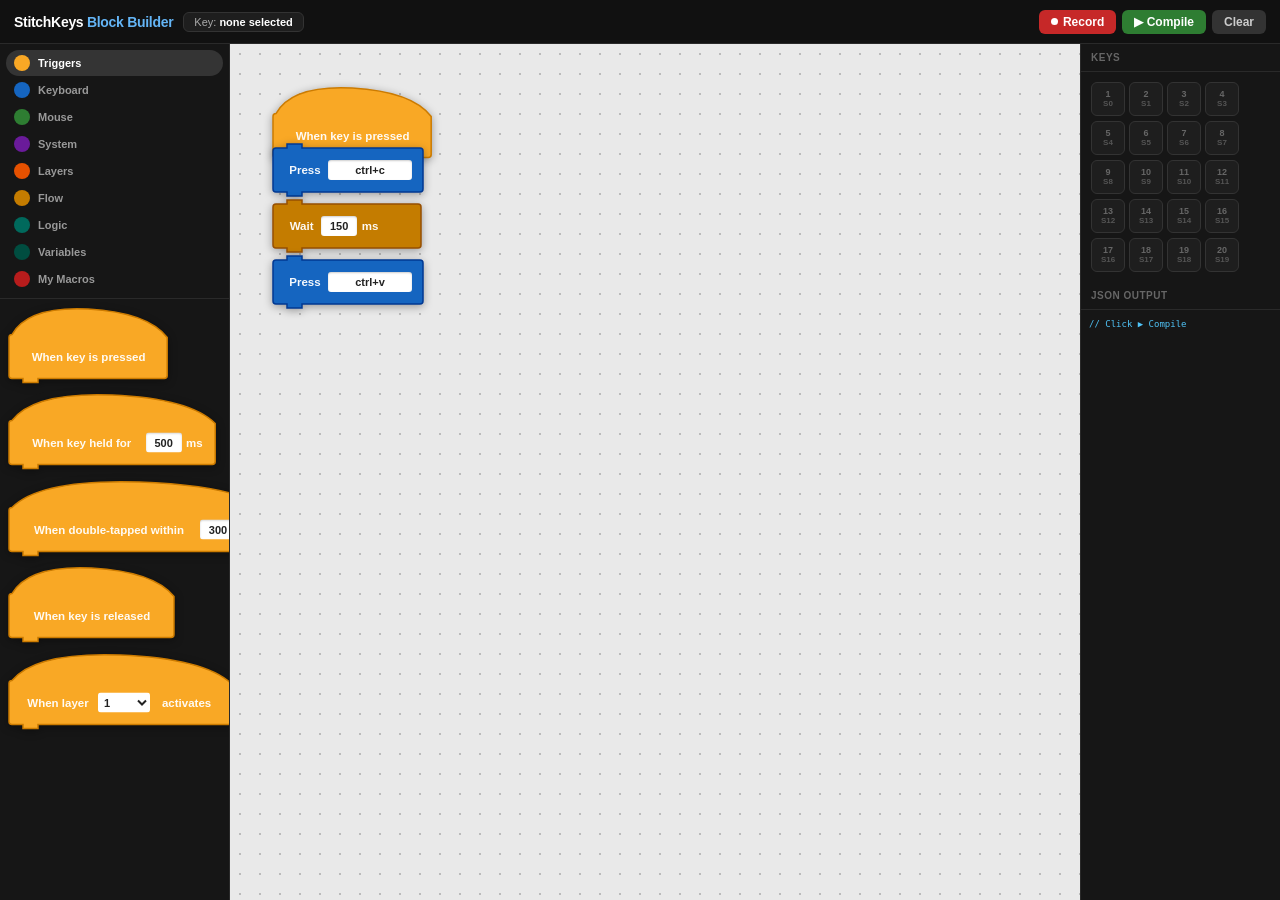
<file: blockbuilder.html>
<!DOCTYPE html>
<html lang="en">
<head>
<meta charset="UTF-8">
<meta name="viewport" content="width=device-width, initial-scale=1.0">
<title>StitchKeys Block Builder</title>
<style>
*{box-sizing:border-box;margin:0;padding:0}
body{font-family:'Helvetica Neue',Arial,sans-serif;background:#1a1a1a;color:#fff;height:100vh;display:flex;flex-direction:column;overflow:hidden;user-select:none}

/* TOP BAR */
.topbar{height:44px;background:#111;border-bottom:1px solid #2a2a2a;display:flex;align-items:center;padding:0 14px;gap:10px;flex-shrink:0;z-index:10}
.topbar-logo{font-size:14px;font-weight:700;letter-spacing:-.3px}
.topbar-logo span{color:#64b5f6}
.topbar-key{background:#1e1e1e;border:1px solid #333;border-radius:6px;padding:3px 10px;font-size:11px;color:#aaa;min-width:120px}
.topbar-key span{color:#fff;font-weight:600}
.topbar-actions{margin-left:auto;display:flex;gap:6px;align-items:center}
.tbtn{padding:5px 12px;border-radius:6px;border:none;font-size:12px;font-weight:600;cursor:pointer;transition:filter .15s}
.tbtn:hover{filter:brightness(1.15)}
.tbtn-rec{background:#c62828;color:#fff;display:flex;align-items:center;gap:5px}
.tbtn-rec .rdot{width:7px;height:7px;border-radius:50%;background:#fff}
.tbtn-rec.on .rdot{animation:blink .9s infinite}
@keyframes blink{0%,100%{opacity:1}50%{opacity:.2}}
.tbtn-compile{background:#2e7d32;color:#fff}
.tbtn-clear{background:#333;color:#ccc}

/* MAIN */
.main{display:flex;flex:1;overflow:hidden}

/* SIDEBAR */
.sidebar{width:230px;background:#161616;display:flex;flex-direction:column;flex-shrink:0;border-right:1px solid #2a2a2a}
.cat-list{padding:6px;display:flex;flex-direction:column;gap:1px;border-bottom:1px solid #2a2a2a;flex-shrink:0}
.cat-btn{display:flex;align-items:center;gap:8px;padding:5px 8px;border-radius:16px;border:none;background:none;color:#999;font-size:11px;font-weight:700;cursor:pointer;text-align:left;width:100%;transition:background .12s}
.cat-btn:hover{background:rgba(255,255,255,.07)}
.cat-btn.on{background:rgba(255,255,255,.13);color:#fff}
.cat-dot{width:16px;height:16px;border-radius:50%;flex-shrink:0}
.palette{flex:1;overflow-y:auto;padding:6px 6px 12px}
.palette::-webkit-scrollbar{width:3px}
.palette::-webkit-scrollbar-thumb{background:#333;border-radius:2px}
.pal-sec{display:none;flex-direction:column;gap:4px}
.pal-sec.on{display:flex}
.pal-block{cursor:grab;display:flex;align-items:center}
.pal-block:active{cursor:grabbing}

/* CANVAS */
.canvas-wrap{flex:1;position:relative;overflow:hidden;background:#e9e9e9;background-image:radial-gradient(circle,#bbb 1px,transparent 1px);background-size:20px 20px}
.canvas{position:absolute;width:6000px;height:6000px;top:0;left:0;transform-origin:0 0}
.b-wrap{position:absolute;cursor:grab}
.b-wrap:active{cursor:grabbing}
.b-wrap.dragging{opacity:.82;z-index:900}
.b-ghost{position:fixed;pointer-events:none;z-index:1000;opacity:.85}

/* RIGHT PANEL */
.rpanel{width:200px;background:#161616;border-left:1px solid #2a2a2a;display:flex;flex-direction:column;flex-shrink:0}
.rp-head{padding:8px 10px;font-size:10px;font-weight:700;text-transform:uppercase;letter-spacing:.5px;color:#666;border-bottom:1px solid #2a2a2a}
.key-grid{padding:10px;display:flex;flex-direction:column;gap:5px;flex-shrink:0}
.key-row{display:flex;gap:4px}
.key-tile{width:34px;height:34px;border-radius:6px;background:#1e1e1e;border:1.5px solid #333;display:flex;align-items:center;justify-content:center;font-size:9px;font-weight:700;color:#666;cursor:pointer;transition:all .12s;flex-direction:column;line-height:1.1}
.key-tile:hover{border-color:#555;color:#999}
.key-tile.on{border-color:#1976d2;background:rgba(25,118,210,.2);color:#64b5f6}
.key-tile.has{border-color:#388e3c}
.output-box{flex:1;overflow:auto;padding:8px}
.output-box pre{font-size:9px;color:#4fc3f7;white-space:pre-wrap;word-break:break-all;line-height:1.5}

/* MODALS */
.overlay{position:fixed;inset:0;background:rgba(0,0,0,.65);display:flex;align-items:center;justify-content:center;z-index:2000}
.overlay.h{display:none}
.modal{background:#222;border-radius:12px;padding:22px;max-width:460px;width:92%;border:1px solid #3a3a3a}
.modal h3{font-size:15px;margin-bottom:10px}
.modal p{font-size:12px;color:#aaa;line-height:1.65;margin-bottom:8px}
.modal a{color:#64b5f6}
.modal-row{display:flex;gap:8px;justify-content:flex-end;margin-top:14px}
.mbtn{padding:6px 14px;border-radius:6px;border:none;font-size:12px;font-weight:600;cursor:pointer}
.mbtn-s{background:#383838;color:#ccc}
.mbtn-p{background:#c62828;color:#fff}
.mbtn-g{background:#2e7d32;color:#fff}

/* REC BANNER */
.rec-banner{position:fixed;top:52px;left:50%;transform:translateX(-50%);background:#c62828;color:#fff;padding:8px 18px;border-radius:20px;font-size:12px;font-weight:700;z-index:1500;display:none;align-items:center;gap:10px;box-shadow:0 4px 20px rgba(0,0,0,.4)}
.rec-banner.on{display:flex}
.rec-dot{width:8px;height:8px;border-radius:50%;background:#fff;animation:blink .9s infinite;flex-shrink:0}
.rec-timer{font-family:monospace;font-size:13px}
.rec-stop{background:rgba(255,255,255,.2);border:none;color:#fff;border-radius:10px;padding:3px 10px;font-size:11px;font-weight:700;cursor:pointer}

/* Cleanup btns */
.cleanup-wrap{position:absolute;display:flex;flex-direction:column;gap:4px}
.cleanup-btn{background:#7f1a1a;color:#fff;border:none;border-radius:6px;padding:5px 10px;font-size:11px;font-weight:600;cursor:pointer;white-space:nowrap}
.cleanup-btn:hover{background:#c62828}
</style>
</head>
<body>

<!-- TOP BAR -->
<div class="topbar">
  <div class="topbar-logo">StitchKeys <span>Block Builder</span></div>
  <div class="topbar-key" id="topbarKey">Key: <span>none selected</span></div>
  <div class="topbar-actions">
    <button class="tbtn tbtn-rec" id="recBtn"><div class="rdot"></div>Record</button>
    <button class="tbtn tbtn-compile" id="compileBtn">▶ Compile</button>
    <button class="tbtn tbtn-clear" id="clearBtn">Clear</button>
  </div>
</div>

<div class="rec-banner" id="recBanner">
  <div class="rec-dot"></div>
  <span id="recMsg">Recording...</span>
  <span class="rec-timer" id="recTimer">00:00</span>
  <button class="rec-stop" id="recStopBtn">■ Stop</button>
</div>

<div class="main">
  <!-- SIDEBAR -->
  <div class="sidebar">
    <div class="cat-list" id="catList"></div>
    <div class="palette" id="palette"></div>
  </div>

  <!-- CANVAS -->
  <div class="canvas-wrap" id="canvasWrap">
    <div class="canvas" id="canvas"></div>
  </div>

  <!-- RIGHT PANEL -->
  <div class="rpanel">
    <div class="rp-head">Keys</div>
    <div class="key-grid" id="keyGrid"></div>
    <div class="rp-head">JSON Output</div>
    <div class="output-box"><pre id="outputPre">// Click ▶ Compile</pre></div>
  </div>
</div>

<!-- RECORD MODAL -->
<div class="overlay h" id="recModal">
  <div class="modal">
    <h3>⚠ Recording Limitation</h3>
    <p>Recording captures keyboard and mouse input while this browser tab is focused. If you switch to another app (like Blender or Premiere), the browser will lose focus and keyboard recording will stop.</p>
    <p>For full recording across all apps, install the StitchKeys Desktop App:<br>
    <a href="https://github.com/woodenExpresso/zmk-config" target="_blank">Download Desktop App — github.com/woodenExpresso/zmk-config</a></p>
    <div class="modal-row">
      <button class="mbtn mbtn-s" id="recCancel">Cancel</button>
      <button class="mbtn mbtn-p" id="recConfirm">I understand, start recording</button>
    </div>
  </div>
</div>

<!-- COMPILE MODAL -->
<div class="overlay h" id="compModal">
  <div class="modal" style="max-width:580px">
    <h3>Compiled Output</h3>
    <div style="background:#111;border-radius:8px;padding:12px;max-height:360px;overflow:auto;margin-bottom:12px">
      <pre id="compPre" style="font-size:11px;color:#4fc3f7;white-space:pre;"></pre>
    </div>
    <div class="modal-row">
      <button class="mbtn mbtn-s" id="compClose">Close</button>
      <button class="mbtn mbtn-g" id="compCopy">Copy JSON</button>
    </div>
  </div>
</div>

<script>
// ═══════════════════════════════════════════
// CONSTANTS
// ═══════════════════════════════════════════
const R   = 3;    // corner radius
const NX  = 14;   // notch x offset
const NW  = 15;   // notch width
const NH  = 4;    // notch height
const BH  = 44;   // standard block height
const ARM = 28;   // C-block arm width
const SNAP= 20;   // snap threshold px

// ═══════════════════════════════════════════
// CATEGORIES
// ═══════════════════════════════════════════
const CATS = [
  { id:'triggers',  label:'Triggers',   color:'#f9a825' },
  { id:'keyboard',  label:'Keyboard',   color:'#1565c0' },
  { id:'mouse',     label:'Mouse',      color:'#2e7d32' },
  { id:'system',    label:'System',     color:'#6a1b9a' },
  { id:'layers',    label:'Layers',     color:'#e65100' },
  { id:'flow',      label:'Flow',       color:'#c47c00' },
  { id:'logic',     label:'Logic',      color:'#00695c' },
  { id:'variables', label:'Variables',  color:'#004d40' },
  { id:'mymacros',  label:'My Macros',  color:'#b71c1c' },
];

// ═══════════════════════════════════════════
// BLOCK DEFINITIONS
// type: hat | stack | cblock | boolean | reporter
// parts: [{t, v?, n?, opts?}]
//   t: label | text | number | dropdown | shortcut | bslot
// ═══════════════════════════════════════════
const DEFS = [
  // TRIGGERS
  { id:'t_press',   cat:'triggers', type:'hat',   color:'#f9a825',
    parts:[{t:'label',v:'When key is pressed'}],
    comp:(f)=>({trigger:'on_press'}) },
  { id:'t_held',    cat:'triggers', type:'hat',   color:'#f9a825',
    parts:[{t:'label',v:'When key held for'},{t:'number',n:'ms',v:'500'},{t:'label',v:'ms'}],
    comp:(f)=>({trigger:'on_hold',hold_ms:+f.ms}) },
  { id:'t_dtap',    cat:'triggers', type:'hat',   color:'#f9a825',
    parts:[{t:'label',v:'When double-tapped within'},{t:'number',n:'ms',v:'300'},{t:'label',v:'ms'}],
    comp:(f)=>({trigger:'on_double_tap',window_ms:+f.ms}) },
  { id:'t_release', cat:'triggers', type:'hat',   color:'#f9a825',
    parts:[{t:'label',v:'When key is released'}],
    comp:()=>({trigger:'on_release'}) },
  { id:'t_layer',   cat:'triggers', type:'hat',   color:'#f9a825',
    parts:[{t:'label',v:'When layer'},{t:'dropdown',n:'layer',v:'1',opts:['1','2','3','4']},{t:'label',v:'activates'}],
    comp:(f)=>({trigger:'on_layer',layer:+f.layer}) },

  // KEYBOARD
  { id:'k_short',   cat:'keyboard', type:'stack', color:'#1565c0',
    parts:[{t:'label',v:'Press'},{t:'shortcut',n:'keys',v:'ctrl+c'}],
    comp:(f)=>({type:'shortcut',keys:f.keys.split('+').filter(Boolean)}) },
  { id:'k_type',    cat:'keyboard', type:'stack', color:'#1565c0',
    parts:[{t:'label',v:'Type'},{t:'text',n:'text',v:'Hello'}],
    comp:(f)=>({type:'type_text',text:f.text,slow:false}) },
  { id:'k_slow',    cat:'keyboard', type:'stack', color:'#1565c0',
    parts:[{t:'label',v:'Type'},{t:'text',n:'text',v:'Hello'},{t:'label',v:'slowly'}],
    comp:(f)=>({type:'type_text',text:f.text,slow:true}) },
  { id:'k_down',    cat:'keyboard', type:'stack', color:'#1565c0',
    parts:[{t:'label',v:'Press and hold'},{t:'text',n:'key',v:'shift'}],
    comp:(f)=>({type:'key_down',key:f.key}) },
  { id:'k_up',      cat:'keyboard', type:'stack', color:'#1565c0',
    parts:[{t:'label',v:'Release'},{t:'text',n:'key',v:'shift'}],
    comp:(f)=>({type:'key_up',key:f.key}) },
  { id:'k_tap',     cat:'keyboard', type:'stack', color:'#1565c0',
    parts:[{t:'label',v:'Tap'},{t:'text',n:'key',v:'space'},{t:'number',n:'n',v:'3'},{t:'label',v:'times'}],
    comp:(f)=>({type:'tap_key',key:f.key,times:+f.n}) },
  { id:'k_special', cat:'keyboard', type:'stack', color:'#1565c0',
    parts:[{t:'label',v:'Press'},{t:'dropdown',n:'key',v:'Enter',opts:['Enter','Escape','Tab','Backspace','Delete','ArrowUp','ArrowDown','ArrowLeft','ArrowRight','Home','End','PageUp','PageDown','PrintScreen','Insert']}],
    comp:(f)=>({type:'special_key',key:f.key}) },
  { id:'k_alttab',  cat:'keyboard', type:'stack', color:'#1565c0',
    parts:[{t:'label',v:'Switch window'}],
    comp:()=>({type:'shortcut',keys:['alt','tab']}) },
  { id:'k_winname', cat:'keyboard', type:'stack', color:'#1565c0',
    parts:[{t:'label',v:'Switch to window named'},{t:'text',n:'name',v:'Chrome'}],
    comp:(f)=>({type:'switch_window',name:f.name}) },

  // MOUSE
  { id:'m_abs',     cat:'mouse', type:'stack', color:'#2e7d32',
    parts:[{t:'label',v:'Move mouse to X:'},{t:'number',n:'x',v:'0'},{t:'label',v:'Y:'},{t:'number',n:'y',v:'0'}],
    comp:(f)=>({type:'mouse_move_absolute',x:+f.x,y:+f.y}) },
  { id:'m_rel',     cat:'mouse', type:'stack', color:'#2e7d32',
    parts:[{t:'label',v:'Move mouse by X:'},{t:'number',n:'x',v:'0'},{t:'label',v:'Y:'},{t:'number',n:'y',v:'0'}],
    comp:(f)=>({type:'mouse_move_relative',x:+f.x,y:+f.y}) },
  { id:'m_click',   cat:'mouse', type:'stack', color:'#2e7d32',
    parts:[{t:'label',v:'Click'},{t:'dropdown',n:'btn',v:'Left',opts:['Left','Right','Middle']}],
    comp:(f)=>({type:'mouse_click',button:f.btn.toLowerCase()}) },
  { id:'m_dbl',     cat:'mouse', type:'stack', color:'#2e7d32',
    parts:[{t:'label',v:'Double-click'},{t:'dropdown',n:'btn',v:'Left',opts:['Left','Right','Middle']}],
    comp:(f)=>({type:'mouse_double_click',button:f.btn.toLowerCase()}) },
  { id:'m_down',    cat:'mouse', type:'stack', color:'#2e7d32',
    parts:[{t:'label',v:'Hold mouse button'},{t:'dropdown',n:'btn',v:'Left',opts:['Left','Right','Middle']}],
    comp:(f)=>({type:'mouse_down',button:f.btn.toLowerCase()}) },
  { id:'m_up',      cat:'mouse', type:'stack', color:'#2e7d32',
    parts:[{t:'label',v:'Release mouse button'},{t:'dropdown',n:'btn',v:'Left',opts:['Left','Right','Middle']}],
    comp:(f)=>({type:'mouse_up',button:f.btn.toLowerCase()}) },
  { id:'m_scroll',  cat:'mouse', type:'stack', color:'#2e7d32',
    parts:[{t:'label',v:'Scroll'},{t:'dropdown',n:'dir',v:'Down',opts:['Up','Down']},{t:'label',v:'by'},{t:'number',n:'n',v:'3'},{t:'label',v:'clicks'}],
    comp:(f)=>({type:'mouse_scroll',direction:f.dir.toLowerCase(),clicks:+f.n}) },
  { id:'m_corner',  cat:'mouse', type:'stack', color:'#2e7d32',
    parts:[{t:'label',v:'Move mouse to'},{t:'dropdown',n:'pos',v:'Center',opts:['Top-Left','Top-Right','Bottom-Left','Bottom-Right','Center']}],
    comp:(f)=>({type:'mouse_corner',position:f.pos.toLowerCase().replace('-','_')}) },

  // SYSTEM
  { id:'s_app',     cat:'system', type:'stack', color:'#6a1b9a',
    parts:[{t:'label',v:'Open application'},{t:'text',n:'app',v:'Blender'}],
    comp:(f)=>({type:'open_app',app:f.app}) },
  { id:'s_url',     cat:'system', type:'stack', color:'#6a1b9a',
    parts:[{t:'label',v:'Open URL'},{t:'text',n:'url',v:'https://'}],
    comp:(f)=>({type:'open_url',url:f.url}) },
  { id:'s_vol',     cat:'system', type:'stack', color:'#6a1b9a',
    parts:[{t:'label',v:'Volume'},{t:'dropdown',n:'action',v:'Up',opts:['Up','Down','Mute','Set to %']}],
    comp:(f)=>({type:'volume',action:f.action.toLowerCase().replace(' ','_')}) },
  { id:'s_media',   cat:'system', type:'stack', color:'#6a1b9a',
    parts:[{t:'label',v:'Media'},{t:'dropdown',n:'action',v:'Play/Pause',opts:['Play/Pause','Next','Previous','Stop']}],
    comp:(f)=>({type:'media',action:f.action.toLowerCase().replace('/','_')}) },
  { id:'s_shot',    cat:'system', type:'stack', color:'#6a1b9a',
    parts:[{t:'label',v:'Screenshot'},{t:'dropdown',n:'mode',v:'Full screen',opts:['Full screen','Window','Selection']}],
    comp:(f)=>({type:'screenshot',mode:f.mode.toLowerCase().replace(' ','_')}) },

  // LAYERS
  { id:'l_switch',  cat:'layers', type:'stack', color:'#e65100',
    parts:[{t:'label',v:'Switch to layer'},{t:'dropdown',n:'n',v:'1',opts:['1','2','3','4']}],
    comp:(f)=>({type:'layer_switch',layer:+f.n}) },
  { id:'l_toggle',  cat:'layers', type:'stack', color:'#e65100',
    parts:[{t:'label',v:'Toggle layer'},{t:'dropdown',n:'n',v:'1',opts:['1','2','3','4']}],
    comp:(f)=>({type:'layer_toggle',layer:+f.n}) },
  { id:'l_hold',    cat:'layers', type:'stack', color:'#e65100',
    parts:[{t:'label',v:'Hold layer'},{t:'dropdown',n:'n',v:'1',opts:['1','2','3','4']},{t:'label',v:'while key held'}],
    comp:(f)=>({type:'layer_hold',layer:+f.n}) },

  // FLOW
  { id:'f_wait',    cat:'flow', type:'stack',  color:'#c47c00',
    parts:[{t:'label',v:'Wait'},{t:'number',n:'ms',v:'100'},{t:'label',v:'ms'}],
    comp:(f)=>({type:'wait',ms:+f.ms}) },
  { id:'f_repeat',  cat:'flow', type:'cblock', color:'#c47c00',
    parts:[{t:'label',v:'Repeat'},{t:'number',n:'n',v:'10'},{t:'label',v:'times'}],
    comp:(f,ch)=>({type:'repeat',times:+f.n,actions:ch}) },
  { id:'f_stop',    cat:'flow', type:'stack',  color:'#c47c00',
    parts:[{t:'label',v:'Stop script'}],
    comp:()=>({type:'stop'}) },

  // LOGIC
  { id:'lo_if',     cat:'logic', type:'cblock',  color:'#00695c',
    parts:[{t:'label',v:'If'},{t:'bslot',n:'cond'},{t:'label',v:'then'}],
    comp:(f,ch)=>({type:'if',condition:null,actions:ch}) },
  { id:'lo_held',   cat:'logic', type:'boolean', color:'#00897b',
    parts:[{t:'label',v:'Key is being held'}],
    comp:()=>({type:'cond_key_held'}) },
  { id:'lo_lactive',cat:'logic', type:'boolean', color:'#00897b',
    parts:[{t:'label',v:'Layer'},{t:'dropdown',n:'n',v:'1',opts:['1','2','3','4']},{t:'label',v:'is active'}],
    comp:(f)=>({type:'cond_layer_active',layer:+f.n}) },
  { id:'lo_time',   cat:'logic', type:'boolean', color:'#00897b',
    parts:[{t:'label',v:'Time'},{t:'text',n:'from',v:'09:00'},{t:'label',v:'–'},{t:'text',n:'to',v:'17:00'}],
    comp:(f)=>({type:'cond_time',from:f.from,to:f.to}) },

  // VARIABLES
  { id:'v_set',     cat:'variables', type:'stack',    color:'#004d40',
    parts:[{t:'label',v:'Set'},{t:'text',n:'name',v:'myVar'},{t:'label',v:'to'},{t:'text',n:'val',v:'0'}],
    comp:(f)=>({type:'var_set',name:f.name,value:f.val}) },
  { id:'v_get',     cat:'variables', type:'reporter', color:'#00695c',
    parts:[{t:'text',n:'name',v:'myVar'}],
    comp:(f)=>({type:'var_get',name:f.name}) },

  // MY MACROS
  { id:'mm_run',    cat:'mymacros', type:'stack', color:'#b71c1c',
    parts:[{t:'label',v:'Run macro'},{t:'text',n:'name',v:'My Macro'}],
    comp:(f)=>({type:'run_macro',name:f.name}) },
];

// ═══════════════════════════════════════════
// SVG PATH GENERATORS
// ═══════════════════════════════════════════
function dk(c,a){const n=parseInt(c.slice(1),16),rr=Math.max(0,(n>>16)-a),gg=Math.max(0,((n>>8)&255)-a),bb=Math.max(0,(n&255)-a);return'#'+((rr<<16)|(gg<<8)|bb).toString(16).padStart(6,'0')}

function pathStack(w,h){
  return`M${R} 0 L${NX} 0 L${NX} ${-NH} L${NX+NW} ${-NH} L${NX+NW} 0 L${w-R} 0 Q${w} 0 ${w} ${R} L${w} ${h-R} Q${w} ${h} ${w-R} ${h} L${NX+NW} ${h} L${NX+NW} ${h+NH} L${NX} ${h+NH} L${NX} ${h} L${R} ${h} Q0 ${h} 0 ${h-R} L0 ${R} Q0 0 ${R} 0 Z`
}
function pathHat(w,h){
  return`M${R} 0 Q${w*.12} ${-h*.65} ${w*.5} ${-h*.58} Q${w*.88} ${-h*.5} ${w} ${R} L${w} ${h-R} Q${w} ${h} ${w-R} ${h} L${NX+NW} ${h} L${NX+NW} ${h+NH} L${NX} ${h+NH} L${NX} ${h} L${R} ${h} Q0 ${h} 0 ${h-R} L0 ${R} Q0 0 ${R} 0 Z`
}
function pathCBlock(w,h,ih){
  const bh=h, T=h+ih+bh;
  return`M${R} 0 L${NX} 0 L${NX} ${-NH} L${NX+NW} ${-NH} L${NX+NW} 0 L${w-R} 0 Q${w} 0 ${w} ${R} L${w} ${h-R} Q${w} ${h} ${w-R} ${h} L${ARM+NX+NW} ${h} L${ARM+NX+NW} ${h+NH} L${ARM+NX} ${h+NH} L${ARM+NX} ${h} L${ARM+R} ${h} Q${ARM} ${h} ${ARM} ${h+R} L${ARM} ${h+ih-R} Q${ARM} ${h+ih} ${ARM+R} ${h+ih} L${ARM+NX} ${h+ih} L${ARM+NX} ${h+ih-NH} L${ARM+NX+NW} ${h+ih-NH} L${ARM+NX+NW} ${h+ih} L${w-R} ${h+ih} Q${w} ${h+ih} ${w} ${h+ih+R} L${w} ${T-R} Q${w} ${T} ${w-R} ${T} L${NX+NW} ${T} L${NX+NW} ${T+NH} L${NX} ${T+NH} L${NX} ${T} L${R} ${T} Q0 ${T} 0 ${T-R} L0 ${R} Q0 0 ${R} 0 Z`
}
function pathBoolean(w,h){
  const p=10;
  return`M${p} 0 L${w-p} 0 L${w} ${h/2} L${w-p} ${h} L${p} ${h} L0 ${h/2} Z`
}
function pathReporter(w,h){
  const rr=h/2;
  return`M${rr} 0 L${w-rr} 0 Q${w} 0 ${w} ${rr} Q${w} ${h} ${w-rr} ${h} L${rr} ${h} Q0 ${h} 0 ${rr} Q0 0 ${rr} 0 Z`
}

// ═══════════════════════════════════════════
// MEASURE
// ═══════════════════════════════════════════
function partW(p){
  if(p.t==='label') return p.v.length*6.8+6;
  if(p.t==='number') return 36;
  if(p.t==='text') return 72;
  if(p.t==='shortcut') return 84;
  if(p.t==='dropdown') return Math.max(52,(p.v||p.opts[0]).length*6.5+22);
  if(p.t==='bslot') return 54;
  return 0;
}
function blockW(def){
  let w=10;
  def.parts.forEach(p=>w+=partW(p)+3);
  return Math.max(def.type==='boolean'?120:def.type==='reporter'?80:148,w+10);
}

// ═══════════════════════════════════════════
// CREATE BLOCK ELEMENT
// ═══════════════════════════════════════════
function mkBlock(def,fvals,palette){
  fvals=fvals||{};
  const w=blockW(def), h=BH, ih=72;
  const type=def.type, color=def.type==='boolean'?dk(def.color,0):def.color;
  const shadow=dk(color,45);

  // SVG dimensions
  let svgW=w+6, svgH, gy;
  if(type==='hat')      { svgH=h+h*.6+NH+8; gy=h*.58+4; }
  else if(type==='cblock'){ svgH=h+ih+h+NH+8; gy=NH+4; }
  else if(type==='boolean'||type==='reporter'){ svgH=h+4; gy=2; }
  else                  { svgH=h+NH+8; gy=NH+4; }

  const wrap=document.createElement('div');
  wrap.className='b-wrap';
  wrap.dataset.defId=def.id;
  wrap.style.position=palette?'relative':'absolute';

  const svg=document.createElementNS('http://www.w3.org/2000/svg','svg');
  svg.setAttribute('width',svgW);
  svg.setAttribute('height',svgH);
  svg.style.overflow='visible';
  svg.style.display='block';

  const g=document.createElementNS('http://www.w3.org/2000/svg','g');
  g.setAttribute('transform',`translate(3,${gy})`);

  // Block shape
  const path=document.createElementNS('http://www.w3.org/2000/svg','path');
  let d='';
  if(type==='hat')      d=pathHat(w,h);
  else if(type==='cblock') d=pathCBlock(w,h,ih);
  else if(type==='boolean') d=pathBoolean(w,h);
  else if(type==='reporter') d=pathReporter(w,h);
  else                  d=pathStack(w,h);
  path.setAttribute('d',d);
  path.setAttribute('fill',color);
  path.setAttribute('stroke',shadow);
  path.setAttribute('stroke-width','1.5');
  path.style.filter='drop-shadow(0 2px 4px rgba(0,0,0,.35))';
  g.appendChild(path);

  // Parts
  const midY = type==='boolean'||type==='reporter' ? h/2 : h/2;
  let cx=12;
  def.parts.forEach(p=>{
    const pw=partW(p);
    if(p.t==='label'){
      const t=document.createElementNS('http://www.w3.org/2000/svg','text');
      t.setAttribute('x',cx+pw/2); t.setAttribute('y',midY+4);
      t.setAttribute('text-anchor','middle');
      t.setAttribute('font-family','Helvetica Neue,Arial,sans-serif');
      t.setAttribute('font-size','11.5');
      t.setAttribute('font-weight','700');
      t.setAttribute('fill','rgba(255,255,255,.95)');
      t.style.pointerEvents='none';
      t.textContent=p.v;
      g.appendChild(t);
    } else if(p.t==='number'||p.t==='text'||p.t==='shortcut'){
      const fo=document.createElementNS('http://www.w3.org/2000/svg','foreignObject');
      fo.setAttribute('x',cx); fo.setAttribute('y',midY-10);
      fo.setAttribute('width',pw); fo.setAttribute('height',20);
      const inp=document.createElement('input');
      inp.type='text';
      inp.value=fvals[p.n]!=null?fvals[p.n]:(p.v||'');
      inp.dataset.f=p.n||'';
      inp.style.cssText=`width:100%;height:100%;border:none;border-radius:3px;padding:0 4px;font-size:11px;font-weight:600;text-align:center;background:#fff;color:#222;outline:none;box-shadow:inset 0 1px 2px rgba(0,0,0,.2)`;
      if(p.t==='shortcut'){
        inp.placeholder='ctrl+c';
        inp.addEventListener('keydown',e=>{
          e.preventDefault();e.stopPropagation();
          const m=[];
          if(e.ctrlKey)m.push('ctrl');
          if(e.metaKey)m.push('cmd');
          if(e.shiftKey)m.push('shift');
          if(e.altKey)m.push('alt');
          const k=e.key.toLowerCase();
          if(!['control','shift','alt','meta'].includes(k))m.push(k);
          inp.value=m.join('+');
        });
      }
      inp.addEventListener('mousedown',e=>e.stopPropagation());
      fo.appendChild(inp);
      g.appendChild(fo);
    } else if(p.t==='dropdown'){
      const fo=document.createElementNS('http://www.w3.org/2000/svg','foreignObject');
      fo.setAttribute('x',cx); fo.setAttribute('y',midY-10);
      fo.setAttribute('width',pw); fo.setAttribute('height',20);
      const sel=document.createElement('select');
      sel.dataset.f=p.n||'';
      sel.style.cssText=`width:100%;height:100%;border:none;border-radius:3px;padding:0 2px;font-size:11px;font-weight:700;background:#fff;color:#222;cursor:pointer;outline:none`;
      (p.opts||[]).forEach(opt=>{
        const o=document.createElement('option');
        o.value=opt; o.textContent=opt;
        if((fvals[p.n]||p.v)===opt)o.selected=true;
        sel.appendChild(o);
      });
      sel.addEventListener('mousedown',e=>e.stopPropagation());
      fo.appendChild(sel);
      g.appendChild(fo);
    } else if(p.t==='bslot'){
      const sp=document.createElementNS('http://www.w3.org/2000/svg','path');
      const sh=18, sp2=6;
      sp.setAttribute('d',`M${sp2} 0 L${pw-sp2} 0 L${pw} ${sh/2} L${pw-sp2} ${sh} L${sp2} ${sh} L0 ${sh/2} Z`);
      sp.setAttribute('transform',`translate(${cx},${midY-sh/2})`);
      sp.setAttribute('fill','rgba(255,255,255,.25)');
      sp.setAttribute('stroke','rgba(255,255,255,.4)');
      sp.setAttribute('stroke-width','1');
      sp.style.pointerEvents='none';
      g.appendChild(sp);
    }
    cx+=pw+3;
  });

  svg.appendChild(g);
  wrap.appendChild(svg);
  wrap._def=def;
  wrap._svgY=gy;
  wrap._bh=h;
  wrap._bw=w;
  wrap._ih=ih;
  return wrap;
}

// ═══════════════════════════════════════════
// STATE
// ═══════════════════════════════════════════
let blocks=[]; // {id, el, x, y, defId}
let uid=0;
function nid(){return 'b'+(uid++)}
let selectedKey=null;
let panX=0,panY=0,panning=false,panSX=0,panSY=0;

const canvasWrap=document.getElementById('canvasWrap');
const canvas=document.getElementById('canvas');

// ═══════════════════════════════════════════
// DRAG
// ═══════════════════════════════════════════
let drag=null; // {ghost, defId, fromCanvas, block?, offsetX, offsetY}

function startPalDrag(e,defId){
  if(e.target.tagName==='INPUT'||e.target.tagName==='SELECT')return;
  e.preventDefault();
  const def=DEFS.find(d=>d.id===defId);
  if(!def)return;
  const ghost=mkBlock(def,{},false);
  ghost.classList.add('b-ghost');
  ghost.style.left=(e.clientX-ghost._bw/2)+'px';
  ghost.style.top=(e.clientY-ghost._bh/2)+'px';
  document.body.appendChild(ghost);
  drag={ghost,defId,fromCanvas:false,offsetX:ghost._bw/2,offsetY:ghost._bh/2};
}

function startCanvasDrag(e,block){
  if(e.target.tagName==='INPUT'||e.target.tagName==='SELECT')return;
  e.preventDefault();
  e.stopPropagation();
  const rect=block.el.getBoundingClientRect();
  drag={ghost:null,defId:block.defId,fromCanvas:true,block,
    offsetX:e.clientX-rect.left,offsetY:e.clientY-rect.top};
  block.el.style.zIndex='900';
  block.el.classList.add('dragging');
}

document.addEventListener('mousemove',e=>{
  if(panning){
    panX=e.clientX-panSX; panY=e.clientY-panSY;
    canvas.style.transform=`translate(${panX}px,${panY}px)`;
    return;
  }
  if(!drag)return;
  if(drag.fromCanvas){
    const wr=canvasWrap.getBoundingClientRect();
    const x=e.clientX-wr.left-panX-drag.offsetX;
    const y=e.clientY-wr.top -panY-drag.offsetY;
    drag.block.el.style.left=x+'px';
    drag.block.el.style.top =y+'px';
    drag.block.x=x; drag.block.y=y;
  } else {
    drag.ghost.style.left=(e.clientX-drag.offsetX)+'px';
    drag.ghost.style.top =(e.clientY-drag.offsetY)+'px';
  }
});

document.addEventListener('mouseup',e=>{
  if(panning){panning=false;return;}
  if(!drag)return;
  if(!drag.fromCanvas){
    // Dropping from palette
    const wr=canvasWrap.getBoundingClientRect();
    if(e.clientX>=wr.left&&e.clientX<=wr.right&&e.clientY>=wr.top&&e.clientY<=wr.bottom){
      const x=e.clientX-wr.left-panX-drag.offsetX;
      const y=e.clientY-wr.top -panY-drag.offsetY;
      placeBlock(drag.defId,x,y,{});
    }
    drag.ghost.remove();
  } else {
    drag.block.el.style.zIndex='';
    drag.block.el.classList.remove('dragging');
    snapBlock(drag.block);
  }
  drag=null;
});

// Canvas pan on background mousedown
canvasWrap.addEventListener('mousedown',e=>{
  if(e.target===canvasWrap||e.target===canvas){
    panning=true;
    panSX=e.clientX-panX; panSY=e.clientY-panY;
  }
});

// ═══════════════════════════════════════════
// PLACE & SNAP
// ═══════════════════════════════════════════
function placeBlock(defId,x,y,fvals,overrideColor){
  const def=DEFS.find(d=>d.id===defId);
  if(!def)return null;
  const id=nid();
  const el=mkBlock(def,fvals,false);
  el.style.left=x+'px'; el.style.top=y+'px';
  if(overrideColor){
    const p=el.querySelector('path');
    if(p){p.setAttribute('fill',overrideColor);p.setAttribute('stroke',dk(overrideColor,45));}
  }
  canvas.appendChild(el);
  const b={id,defId,x,y,el};
  blocks.push(b);
  el.addEventListener('mousedown',e=>startCanvasDrag(e,b));
  return b;
}

function snapBlock(b){
  // Find nearest output notch to snap to
  const bYoff=b.el._svgY||0;
  const bH=b.el._bh||BH;
  // Top of dropped block = b.y + bYoff (where input notch is)
  const inY=b.y+bYoff;
  const inX=b.x+NX;

  let best=null, bestD=SNAP;
  blocks.forEach(other=>{
    if(other.id===b.id)return;
    const oYoff=other.el._svgY||0;
    const oH=other.el._bh||BH;
    // Output notch of 'other' is at y = other.y + oYoff + oH + NH
    const outY=other.y+oYoff+oH;
    const outX=other.x+NX;
    const dist=Math.sqrt((inX-outX)**2+(inY-outY)**2);
    if(dist<bestD){bestD=dist;best=other;}
  });

  if(best){
    const oYoff=best.el._svgY||0;
    const oH=best.el._bh||BH;
    const newX=best.x;
    const newY=best.y+oYoff+oH-b.el._svgY;
    b.x=newX; b.y=newY;
    b.el.style.left=newX+'px'; b.el.style.top=newY+'px';
  }
}

// ═══════════════════════════════════════════
// COMPILE
// ═══════════════════════════════════════════
function getFields(el){
  const f={};
  el.querySelectorAll('input,select').forEach(i=>{if(i.dataset.f)f[i.dataset.f]=i.value;});
  return f;
}

function compileScript(){
  // Find hat blocks
  const hats=blocks.filter(b=>{const d=DEFS.find(x=>x.id===b.defId);return d&&d.type==='hat';});
  if(!hats.length)return[{error:'No trigger block found. Add a yellow hat block to start.'}];

  return hats.map(hat=>{
    const hatDef=DEFS.find(d=>d.id===hat.defId);
    const trigData=hatDef.comp(getFields(hat.el));

    // Collect blocks in vertical order below this hat (within 30px x alignment)
    const chain=blocks
      .filter(b=>{
        const d=DEFS.find(x=>x.id===b.defId);
        return b.id!==hat.id && d && d.type!=='hat' && Math.abs(b.x-hat.x)<30 && b.y>hat.y;
      })
      .sort((a,c)=>a.y-c.y);

    const actions=chain.map(b=>{
      const d=DEFS.find(x=>x.id===b.defId);
      return d?d.comp(getFields(b.el),[]):null;
    }).filter(Boolean);

    return{key_address:selectedKey||'0x20',...trigData,actions};
  });
}

// ═══════════════════════════════════════════
// RECORD MODE
// ═══════════════════════════════════════════
let recording=false,recEvents=[],recT0=0,recInterval=null;

function startRec(){
  recording=true; recEvents=[]; recT0=Date.now();
  document.getElementById('recBanner').classList.add('on');
  document.getElementById('recBtn').classList.add('on');
  document.getElementById('recMsg').textContent='Recording...';
  let s=0;
  recInterval=setInterval(()=>{
    s++; const m=String(Math.floor(s/60)).padStart(2,'0'),sec=String(s%60).padStart(2,'0');
    document.getElementById('recTimer').textContent=m+':'+sec;
  },1000);
  document.addEventListener('keydown',onRK);
  document.addEventListener('mousedown',onRM);
  document.addEventListener('wheel',onRW,{passive:true});
  let lastMM=0;
  window._recMM=e=>{const n=Date.now();if(n-lastMM>50){recEvents.push({t:'mm',x:e.clientX,y:e.clientY,ts:n-recT0});lastMM=n;}};
  document.addEventListener('mousemove',window._recMM);
}
function onRK(e){recEvents.push({t:'kd',key:e.key,ts:Date.now()-recT0});}
function onRM(e){recEvents.push({t:'md',btn:e.button,ts:Date.now()-recT0});}
function onRW(e){recEvents.push({t:'wh',dy:e.deltaY,ts:Date.now()-recT0});}

function stopRec(){
  recording=false;
  clearInterval(recInterval);
  document.getElementById('recBanner').classList.remove('on');
  document.getElementById('recBtn').classList.remove('on');
  document.getElementById('recTimer').textContent='00:00';
  document.removeEventListener('keydown',onRK);
  document.removeEventListener('mousedown',onRM);
  document.removeEventListener('wheel',onRW);
  document.removeEventListener('mousemove',window._recMM);
  buildRecBlocks(recEvents);
}

function buildRecBlocks(evs){
  if(!evs.length)return;
  let sx=60, sy=60;
  placeBlock('t_press',sx,sy,{});
  sy+=BH+NH+10;
  let lastTs=0;
  const BNAMES={0:'Left',1:'Middle',2:'Right'};
  evs.forEach(ev=>{
    const gap=ev.ts-lastTs;
    if(gap>200&&lastTs>0){placeBlock('f_wait',sx,sy,{ms:String(Math.round(gap))},'#7f1a1a');sy+=BH+NH+10;}
    lastTs=ev.ts;
    if(ev.t==='kd'){placeBlock('k_short',sx,sy,{keys:ev.key.toLowerCase()},'#7f1a1a');sy+=BH+NH+10;}
    else if(ev.t==='mm'){placeBlock('m_abs',sx,sy,{x:String(ev.x),y:String(ev.y)},'#7f1a1a');sy+=BH+NH+10;}
    else if(ev.t==='md'){placeBlock('m_click',sx,sy,{btn:BNAMES[ev.btn]||'Left'},'#7f1a1a');sy+=BH+NH+10;}
    else if(ev.t==='wh'){placeBlock('m_scroll',sx,sy,{dir:ev.dy>0?'Down':'Up',n:'3'},'#7f1a1a');sy+=BH+NH+10;}
  });
  // Cleanup buttons
  const wrap=document.createElement('div');
  wrap.className='cleanup-wrap';
  wrap.style.left=sx+'px'; wrap.style.top=(sy+8)+'px';
  ['Remove mouse moves','Merge wait blocks','Remove short waits (<100ms)'].forEach(label=>{
    const btn=document.createElement('button');
    btn.className='cleanup-btn'; btn.textContent=label;
    btn.addEventListener('click',()=>{
      if(label.startsWith('Remove mouse')){
        blocks=blocks.filter(b=>{if(b.defId==='m_abs'){b.el.remove();return false;}return true;});
      } else if(label.startsWith('Remove short')){
        blocks=blocks.filter(b=>{
          if(b.defId==='f_wait'){const v=parseInt(b.el.querySelector('input')?.value||'0');if(v<100){b.el.remove();return false;}}
          return true;
        });
      }
      wrap.remove();
    });
    wrap.appendChild(btn);
  });
  canvas.appendChild(wrap);
}

// ═══════════════════════════════════════════
// KEY GRID
// ═══════════════════════════════════════════
function buildKeyGrid(){
  const g=document.getElementById('keyGrid');
  const rows=[[0,1,2,3],[4,5,6,7],[8,9,10,11],[12,13,14,15],[16,17,18,19]];
  rows.forEach(row=>{
    const r=document.createElement('div'); r.className='key-row';
    row.forEach(slot=>{
      const t=document.createElement('div'); t.className='key-tile';
      t.dataset.slot=slot;
      t.innerHTML=`${slot+1}<span style="font-size:8px;color:#555">S${slot}</span>`;
      t.addEventListener('click',()=>{
        document.querySelectorAll('.key-tile').forEach(x=>x.classList.remove('on'));
        t.classList.add('on');
        selectedKey='0x'+(0x20+slot).toString(16);
        document.querySelector('#topbarKey span').textContent='Slot '+slot+' ('+selectedKey+')';
      });
      r.appendChild(t);
    });
    g.appendChild(r);
  });
}

// ═══════════════════════════════════════════
// SIDEBAR
// ═══════════════════════════════════════════
function buildSidebar(){
  const catList=document.getElementById('catList');
  const palette=document.getElementById('palette');
  CATS.forEach((cat,i)=>{
    // Category button
    const btn=document.createElement('button');
    btn.className='cat-btn'+(i===0?' on':'');
    btn.dataset.cat=cat.id;
    btn.innerHTML=`<span class="cat-dot" style="background:${cat.color}"></span>${cat.label}`;
    btn.addEventListener('click',()=>{
      document.querySelectorAll('.cat-btn').forEach(b=>b.classList.remove('on'));
      document.querySelectorAll('.pal-sec').forEach(s=>s.classList.remove('on'));
      btn.classList.add('on');
      document.getElementById('ps-'+cat.id)?.classList.add('on');
    });
    catList.appendChild(btn);

    // Palette section
    const sec=document.createElement('div');
    sec.className='pal-sec'+(i===0?' on':'');
    sec.id='ps-'+cat.id;
    DEFS.filter(d=>d.cat===cat.id).forEach(def=>{
      const wrap=document.createElement('div');
      wrap.className='pal-block';
      const el=mkBlock(def,{},true);
      wrap.appendChild(el);
      wrap.addEventListener('mousedown',e=>startPalDrag(e,def.id));
      sec.appendChild(wrap);
    });
    palette.appendChild(sec);
  });
}

// ═══════════════════════════════════════════
// EVENTS
// ═══════════════════════════════════════════
document.getElementById('recBtn').addEventListener('click',()=>{
  if(recording){stopRec();return;}
  document.getElementById('recModal').classList.remove('h');
});
document.getElementById('recCancel').addEventListener('click',()=>{
  document.getElementById('recModal').classList.add('h');
});
document.getElementById('recConfirm').addEventListener('click',()=>{
  document.getElementById('recModal').classList.add('h');
  startRec();
});
document.getElementById('recStopBtn').addEventListener('click',stopRec);

document.getElementById('compileBtn').addEventListener('click',()=>{
  const result=compileScript();
  const json=JSON.stringify(result.length===1?result[0]:result,null,2);
  document.getElementById('compPre').textContent=json;
  document.getElementById('outputPre').textContent=json;
  document.getElementById('compModal').classList.remove('h');
});
document.getElementById('compClose').addEventListener('click',()=>document.getElementById('compModal').classList.add('h'));
document.getElementById('compCopy').addEventListener('click',()=>{
  navigator.clipboard.writeText(document.getElementById('compPre').textContent);
  document.getElementById('compCopy').textContent='Copied!';
  setTimeout(()=>document.getElementById('compCopy').textContent='Copy JSON',1500);
});
document.getElementById('clearBtn').addEventListener('click',()=>{
  if(!confirm('Clear all blocks from canvas?'))return;
  blocks.forEach(b=>b.el.remove()); blocks=[];
  canvas.querySelectorAll('.cleanup-wrap').forEach(w=>w.remove());
});

// ═══════════════════════════════════════════
// INIT
// ═══════════════════════════════════════════
buildSidebar();
buildKeyGrid();

// Starter blocks
setTimeout(()=>{
  const hb=placeBlock('t_press',40,40,{});
  placeBlock('k_short',40,40+(hb._bh||BH)+NH+8,{keys:'ctrl+c'});
  placeBlock('f_wait',40,40+(hb._bh||BH)+NH+8+(BH+NH+8),{ms:'150'});
  placeBlock('k_short',40,40+(hb._bh||BH)+NH+8+(BH+NH+8)*2,{keys:'ctrl+v'});
},50);
</script>
</body>
</html>
</file>
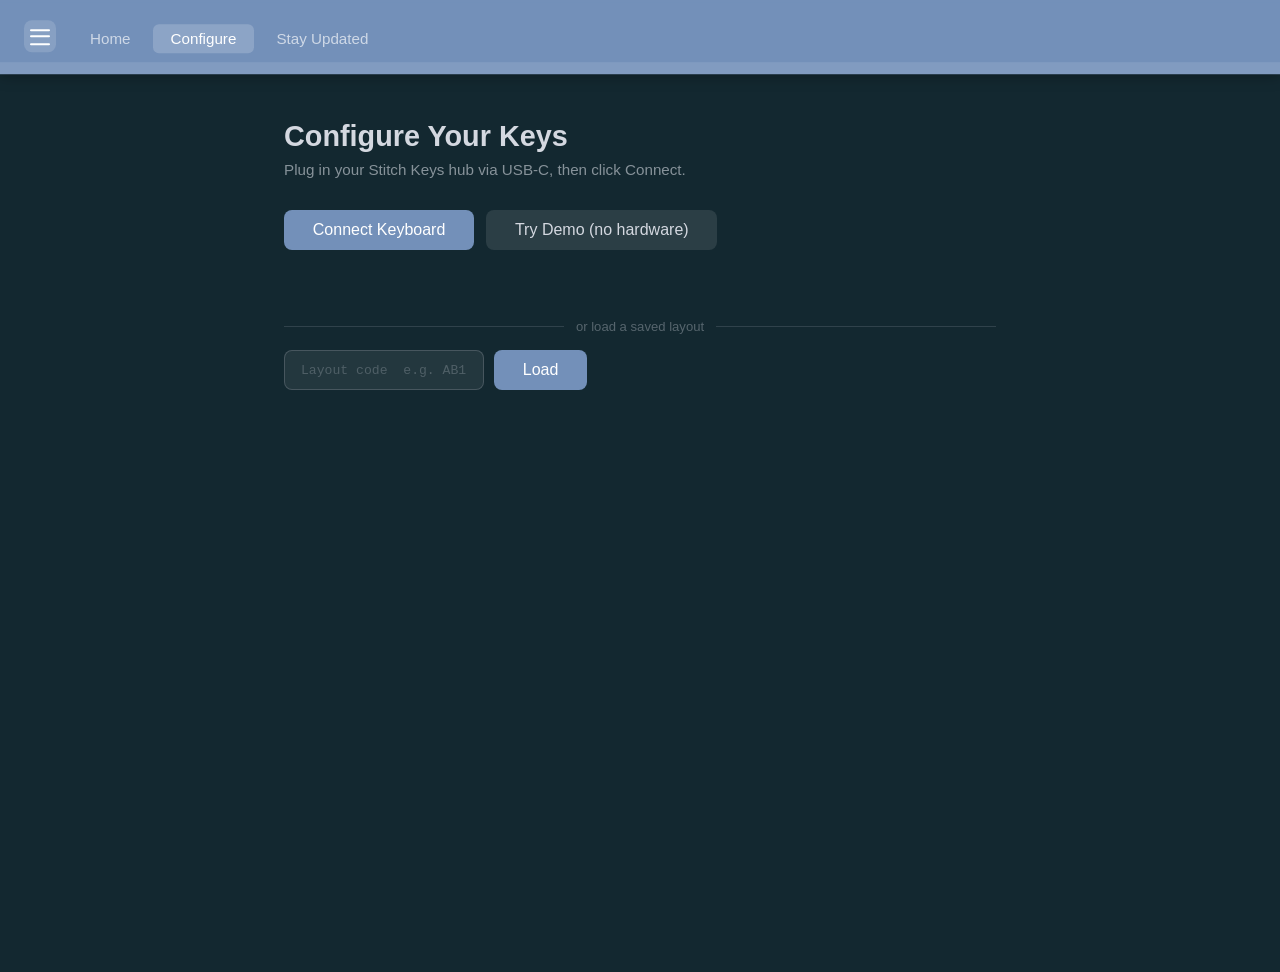
<file: configure.html>
<!DOCTYPE html>
<html lang="en">
<head>
    <meta charset="UTF-8">
    <meta name="viewport" content="width=device-width, initial-scale=1.0">
    <meta http-equiv="Content-Security-Policy" content="default-src 'self'; script-src 'self'; style-src 'self' 'unsafe-inline' https://fonts.googleapis.com; font-src https://fonts.gstatic.com; img-src 'self' data:; media-src 'self'; connect-src 'self' https://script.google.com https://script.googleusercontent.com; form-action 'self' https://script.google.com; frame-ancestors 'none';">
    <meta name="referrer" content="strict-origin-when-cross-origin">
    <title>Configure Your Keys — Stitch Keys</title>
    <meta name="description" content="Configure your Stitch Keys — assign shortcuts, macros, and complex tasks to each key. Build a layout that fits the way you work.">
    <meta name="keywords" content="stitch keys, stitchkeys, configure macro keys, custom keyboard layout, programmable macro keys">
    <meta name="author" content="Stitch Keys">
    <meta property="og:title" content="Configure Your Keys — Stitch Keys">
    <meta property="og:description" content="Assign any shortcut or complex task to your Stitch Keys and build a layout that fits the way you work.">
    <meta property="og:type" content="website">
    <meta name="twitter:card" content="summary">
    <meta name="twitter:title" content="Configure Your Keys — Stitch Keys">
    <meta name="twitter:description" content="Assign any shortcut or complex task to your Stitch Keys.">
    <link rel="preconnect" href="https://fonts.googleapis.com">
    <link rel="preconnect" href="https://fonts.gstatic.com" crossorigin>
    <link rel="stylesheet" href="https://fonts.googleapis.com/css2?family=Caveat:wght@400;700&family=Exo+2:wght@400;600;700&family=Rubik:wght@400;500&display=swap">
    <link rel="stylesheet" href="style.css?v=2">
    <link rel="stylesheet" href="configure.css?v=7">
</head>
<body class="page--configure">
    <div class="header-fill" aria-hidden="true"></div>
    <header class="page-header">
        <button id="menuToggle" class="menu-button" aria-label="Toggle navigation menu">
            <span class="hamburger"></span>
        </button>
        <nav class="page-tabs" aria-label="Site sections">
            <a href="index.html" class="page-tab">Home</a>
            <a href="configure.html" class="page-tab page-tab--active">Configure</a>
            <a href="signup.html" class="page-tab">Stay Updated</a>
        </nav>
        <div class="resize-handle header-handle" data-resize="header" aria-hidden="true"></div>
    </header>

    <div class="app-shell">
        <div class="nav-bg" id="navBg" aria-hidden="true"></div>
        <div class="mobile-overlay" id="mobileOverlay" aria-hidden="true"></div>
        <aside class="side-nav" id="sideNav" aria-hidden="true"></aside>

        <main class="main-content" id="mainContent">
            <div class="cfg-wrap">

                <!-- Step 1: Connect -->
                <div id="cfgStepConnect">
                    <h2 class="cfg-title">Configure Your Keys</h2>
                    <p class="cfg-hint">Plug in your Stitch Keys hub via USB-C, then click Connect.</p>
                    <div style="display:flex;align-items:center;gap:12px;flex-wrap:wrap">
                        <button class="cfg-btn" id="cfgConnectBtn">Connect Keyboard</button>
                        <button class="cfg-btn cfg-btn--secondary" id="cfgDemoBtn">Try Demo (no hardware)</button>
                    </div>
                    <p class="cfg-status" id="cfgConnectStatus"></p>
                    <p class="cfg-browser-note" id="cfgBrowserNote"></p>

                    <div class="cfg-divider">or load a saved layout</div>
                    <div class="cfg-load-row">
                        <input class="cfg-code-input" id="cfgLayoutCode" type="text"
                               placeholder="Layout code  e.g. AB12CD"
                               maxlength="6" autocomplete="off" spellcheck="false">
                        <button class="cfg-btn" id="cfgLoadBtn">Load</button>
                    </div>
                    <p class="cfg-status" id="cfgLoadStatus"></p>
                </div>

                <!-- Step 2: Assign shortcuts -->
                <div id="cfgStepAssign" class="cfg-step--hidden">
                    <!-- Configure view -->
                    <div id="cfgViewConfigure">
                        <div class="cfg-layout-header">
                            <span class="cfg-layout-label">KEY LAYOUT</span>
                            <span class="cfg-layout-hint">click a key to configure</span>
                        </div>

                        <!-- Profile banner — appears after serial fingerprint is detected -->
                        <div class="cfg-profile-banner cfg-step--hidden" id="cfgProfileBanner">
                            <span class="cfg-profile-dot" id="cfgProfileDot"></span>
                            <span class="cfg-profile-name" id="cfgProfileName">New layout</span>
                            <input class="cfg-profile-input cfg-step--hidden" id="cfgProfileInput"
                                   type="text" placeholder="Name this layout…" maxlength="40" autocomplete="off">
                            <div class="cfg-profile-actions">
                                <button class="cfg-btn cfg-btn--sm cfg-step--hidden" id="cfgProfileSaveBtn">Save Profile</button>
                                <button class="cfg-btn cfg-btn--secondary cfg-btn--sm cfg-step--hidden" id="cfgProfileRenameBtn">Rename</button>
                                <button class="cfg-btn cfg-btn--secondary cfg-btn--sm cfg-step--hidden" id="cfgProfileUpdateBtn">Update</button>
                                <button class="cfg-btn cfg-btn--sm cfg-step--hidden" id="cfgProfileConfirmBtn">Save</button>
                                <button class="cfg-btn cfg-btn--secondary cfg-btn--sm cfg-step--hidden" id="cfgProfileCancelBtn">Cancel</button>
                            </div>
                        </div>

                        <!-- Hub visual -->
                        <div class="cfg-hub-wrap" id="cfgHubWrap">
                            <div class="cfg-hub" id="cfgHub">
                                <div class="cfg-hub-pads" id="cfgHubPads"></div>
                                <div class="cfg-hub-inner">
                                    <span class="cfg-hub-name">MacroHub</span>
                                    <span class="cfg-hub-title">Hub</span>
                                    <span class="cfg-hub-count" id="cfgHubCount">— keys</span>
                                    <div class="cfg-hub-led"></div>
                                </div>
                            </div>
                        </div>
                        <!-- Channel connector lines (JS-rendered) -->
                        <div class="cfg-hub-cables" id="cfgHubCables"></div>
                        <div class="cfg-grid" id="cfgGrid"></div>
                        <div class="cfg-assign-actions">
                            <button class="cfg-btn cfg-step--hidden" id="cfgPushBtn">Push to Device</button>
                            <button class="cfg-btn" id="cfgBuildBtn">Build Firmware</button>
                            <button class="cfg-btn cfg-btn--secondary" id="cfgSaveBtn">Save Layout</button>
                            <button class="cfg-btn cfg-btn--secondary" id="cfgMapBtn">Map Layouts</button>
                            <span class="cfg-status" id="cfgSaveStatus"></span>
                        </div>

                        <!-- Layout mapper panel -->
                        <div class="cfg-mapper cfg-step--hidden" id="cfgMapper">
                            <div class="cfg-mapper-header">
                                <div class="cfg-mapper-left">
                                    <div class="cfg-mapper-title-row">
                                        <span class="cfg-mapper-title">Map Layouts</span>
                                        <span class="cfg-mapper-listen" id="cfgMapperListen">
                                            <span class="cfg-mapper-listen-dot"></span>
                                            listening
                                        </span>
                                    </div>
                                    <div class="cfg-mapper-layouts-bar" id="cfgMapperLayoutsBar"></div>
                                </div>
                                <button class="cfg-mapper-close-btn" id="cfgMapperClose">Done</button>
                            </div>
                            <div class="kmap-grid-wrap" id="kmapGridWrap">
                                <div class="kmap-grid" id="kmapGrid"></div>
                                <div class="kmap-popup cfg-step--hidden" id="kmapPopup">
                                    <div class="kmap-popup-box">
                                        <div class="kmap-popup-title">Assign Key</div>
                                        <p class="kmap-popup-msg" id="kmapPopupMsg">Press the physical key that belongs in this position</p>
                                        <div class="kmap-popup-btns">
                                            <button class="cfg-btn cfg-btn--secondary cfg-btn--sm" id="kmapPopupSkip" style="display:none">Continue without</button>
                                            <button class="cfg-btn cfg-btn--secondary cfg-btn--sm" id="kmapPopupCancel">Cancel</button>
                                        </div>
                                    </div>
                                </div>
                            </div>
                        </div>

                        <!-- Action picker (shown when a key is selected) -->
                        <div class="cfg-picker cfg-step--hidden" id="cfgPicker">

                            <!-- Bottom bar -->
                            <div class="cfg-cat-bar" id="cfgCatBar">
                                <button class="cfg-cat-tab" data-pane="cfgPaneLayer">To Layer</button>
                                <button class="cfg-cat-tab" data-pane="cfgPaneKeyboard">Keyboard</button>
                                <button class="cfg-cat-tab" data-pane="cfgPaneSpecial">Special</button>
                                <button class="cfg-cat-tab" data-pane="cfgPaneBluetooth">Bluetooth</button>
                                <button class="cfg-cat-tab" data-pane="cfgPaneSeq">Sequence</button>
                                <button class="cfg-cat-tab" data-pane="cfgPanePrefs">Preferences</button>
                                <button class="cfg-cat-tab cfg-cat-tab--bb" id="cfgTabBlockBuilderBtn">Block Builder</button>
                            </div>

                            <!-- Keyboard pane -->
                            <div class="cfg-picker-pane cfg-step--hidden" id="cfgPaneKeyboard">
                                <div class="cfg-combo-bar" id="cfgComboBar">
                                    <div class="cfg-combo-chips" id="cfgComboChips">
                                        <span class="cfg-combo-placeholder">Press a key or select below</span>
                                    </div>
                                    <div class="cfg-combo-btns">
                                        <button class="cfg-btn cfg-btn--secondary cfg-btn--sm" id="cfgComboClear">Clear</button>
                                        <button class="cfg-btn cfg-btn--sm" id="cfgComboAssign" disabled>Assign</button>
                                    </div>
                                </div>
                                <div class="cfg-kb-layout">
                                    <div class="cfg-kb-badges">
                                        <button class="cfg-badge cfg-badge--active" data-badge="letters">Letters</button>
                                        <button class="cfg-badge" data-badge="numbers">Numbers</button>
                                        <button class="cfg-badge" data-badge="other">Other</button>
                                    </div>
                                    <div class="cfg-kb-grid" id="cfgKbGrid"></div>
                                </div>
                            </div>

                            <!-- Special pane -->
                            <div class="cfg-picker-pane cfg-step--hidden" id="cfgPaneSpecial">
                                <div class="cfg-kb-layout">
                                    <div class="cfg-kb-badges" id="cfgSpecialBadges"></div>
                                    <div class="cfg-picker-grid" id="cfgPickerGrid"></div>
                                </div>
                            </div>

                            <!-- Preferences pane -->
                            <div class="cfg-picker-pane cfg-step--hidden" id="cfgPanePrefs">
                                <div class="cfg-prefs-wrap">
                                    <div class="cfg-prefs-row">
                                        <label class="cfg-prefs-label">Name</label>
                                        <input class="cfg-prefs-input" id="cfgPrefsName" type="text" maxlength="24" placeholder="Key" autocomplete="off">
                                    </div>
                                    <div class="cfg-prefs-row">
                                        <label class="cfg-prefs-label">Symbol</label>
                                        <input class="cfg-prefs-input" id="cfgPrefsSymbol" type="text" maxlength="8" placeholder="e.g. ⌘ ★ →" autocomplete="off">
                                    </div>
                                    <div class="cfg-prefs-row">
                                        <label class="cfg-prefs-label">Color</label>
                                        <div class="cfg-prefs-swatches" id="cfgPrefsSwatches"></div>
                                    </div>
                                </div>
                            </div>

                            <!-- Layer pane -->
                            <div class="cfg-picker-pane cfg-step--hidden" id="cfgPaneLayer">
                                <div class="cfg-pane-toprow">
                                    <span class="cfg-pane-heading">Switch To Layer</span>
                                    <div style="display:flex;gap:6px">
                                        <button class="cfg-icon-btn" id="cfgLayerAddBtn" title="New layer">+</button>
                                        <button class="cfg-icon-btn cfg-icon-btn--danger" id="cfgLayerDelBtn" title="Delete selected">−</button>
                                    </div>
                                </div>
                                <div class="cfg-layer-list" id="cfgLayerList"></div>
                                <div class="cfg-pane-btns">
                                    <button class="cfg-btn cfg-btn--sm" id="cfgLayerAssign">Assign</button>
                                </div>
                            </div>

                            <!-- Bluetooth pane -->
                            <div class="cfg-picker-pane cfg-step--hidden" id="cfgPaneBluetooth">
                                <p class="cfg-pane-sub">Switch to a saved Bluetooth device</p>
                                <div class="cfg-bt-list" id="cfgBtList"></div>
                            </div>

                            <!-- Sequence pane -->
                            <div class="cfg-picker-pane cfg-step--hidden" id="cfgPaneSeq">
                                <div class="cfg-seq-steps" id="cfgSeqSteps">
                                    <p class="cfg-seq-empty">Press "Add Step" to add your first action</p>
                                </div>
                                <div class="cfg-seq-add-row">
                                    <button class="cfg-btn cfg-btn--sm" id="cfgSeqAddStep">Add Step</button>
                                </div>
                                <div class="cfg-pane-btns">
                                    <button class="cfg-btn cfg-btn--sm" id="cfgSeqAssign">Assign</button>
                                </div>
                            </div>

                        </div>
                    </div>

                    <!-- Block Builder view -->
                    <div id="cfgViewBlockBuilder" class="cfg-step--hidden">
                        <button class="cfg-btn cfg-btn--secondary cfg-btn--sm bb-back-btn" id="bbBackBtn">← Configure</button>
                        <div class="bb-layer-bar">
                            <div class="bb-layer-tabs" id="bbLayerTabs"></div>
                            <button class="bb-layer-add" id="bbLayerAddBtn" title="Add layer">+</button>
                            <button class="bb-record-btn" id="bbRecordBtn" title="Record a sequence of keypresses">&#9679; Record</button>
                            <div class="bb-run-indicator" id="bbRunIndicator">
                                <span class="bb-run-dot"></span>
                                <span class="bb-run-label" id="bbRunLabel">—</span>
                            </div>
                        </div>
                        <div class="bb-record-banner" id="bbRecordBanner">
                            <span class="bb-record-dot"></span>
                            <span class="bb-record-status">Recording — press shortcuts, then click Stop</span>
                            <div class="bb-record-combos" id="bbRecordCombos"></div>
                            <button class="bb-record-stop" id="bbRecordStop">&#9632; Stop</button>
                        </div>
                        <div class="bb-header-row">
                            <div class="bb-key-dropdown" id="bbKeyDropdown">
                                <button class="bb-key-dd-btn" id="bbKeyDdBtn">
                                    <span class="bb-key-dd-lbl" id="bbKeyDdLbl">Select a key</span>
                                    <span class="bb-key-dd-arrow">▾</span>
                                </button>
                                <div class="bb-key-dd-panel" id="bbKeyDdPanel">
                                    <div class="bb-mini-kmap" id="bbMiniKmap"></div>
                                </div>
                            </div>
                        </div>
                        <div id="bbKeyGrid" style="display:none"></div>
                        <div class="bb-workspace">
                            <div class="bb-editor">
                                <div class="bb-palette" id="bbPalette"></div>
                                <div class="bb-canvas-wrap" id="bbCanvasWrap">
                                    <div class="bb-canvas-hint" id="bbCanvasHint">Select a key to start building its script</div>
                                    <div class="bb-canvas" id="bbCanvas"></div>
                                </div>
                            </div>
                        </div>
                    </div>
                </div>

                <!-- Step 3: Build progress -->
                <div id="cfgStepBuild" class="cfg-step--hidden">
                    <h2 class="cfg-title" id="cfgBuildTitle">Building Firmware</h2>
                    <p class="cfg-build-status" id="cfgBuildMsg">Pushing files to GitHub...</p>
                    <div class="cfg-spinner-wrap" id="cfgSpinnerWrap">
                        <div class="cfg-spinner"></div>
                    </div>
                    <div class="cfg-build-btns">
                        <a class="cfg-btn cfg-btn--download cfg-step--hidden" id="cfgDownloadBtn">
                            Download macro_hub.uf2
                        </a>
                        <button class="cfg-btn cfg-btn--secondary cfg-step--hidden" id="cfgRestartBtn">
                            Back to Edit
                        </button>
                    </div>
                    <ol class="cfg-flash-steps cfg-step--hidden" id="cfgFlashSteps">
                        <li><strong>Double-tap the reset button</strong> on the hub — the LED will pulse to show it's in bootloader mode.</li>
                        <li>A USB drive named <strong>NICENANO</strong> appears on your computer.</li>
                        <li><strong>Drag the downloaded <code>macro_hub.uf2</code></strong> onto that drive.</li>
                        <li>The drive disappears and the hub restarts automatically — you're done.</li>
                    </ol>
                </div>

            </div>

            <!-- Custom shortcut modal -->
            <div class="cfg-modal cfg-step--hidden" id="cfgModal" role="dialog" aria-modal="true" tabindex="-1">
                <div class="cfg-modal-box">
                    <p class="cfg-modal-title">Press your shortcut</p>
                    <div class="cfg-modal-display" id="cfgModalDisplay">—</div>
                    <p class="cfg-modal-zmk" id="cfgModalZmk"></p>
                    <div class="cfg-modal-btns">
                        <button class="cfg-btn cfg-btn--secondary" id="cfgModalCancel">Cancel</button>
                        <button class="cfg-btn" id="cfgModalSave" disabled>Assign</button>
                    </div>
                </div>
            </div>

            <!-- Delete layer confirm -->
            <div class="cfg-modal cfg-step--hidden" id="cfgConfirmModal" role="dialog" aria-modal="true" tabindex="-1">
                <div class="cfg-modal-box">
                    <p class="cfg-modal-title" id="cfgConfirmMsg">Delete this layer?</p>
                    <div class="cfg-modal-btns">
                        <button class="cfg-btn cfg-btn--secondary" id="cfgConfirmNo">Cancel</button>
                        <button class="cfg-btn" style="background:#c0504a" id="cfgConfirmYes">Delete</button>
                    </div>
                </div>
            </div>

        </main>
    </div>

    <script src="script.js?v=10"></script>
</body>
</html>
</file>
<file: style.css>
:root {
    font-family: Arial, Helvetica, sans-serif;
    color: #d4d8e0;
    --nav-width: 260px;
    --header-height: 72px;
    --header-height-visible: 100px;
}

* {
    box-sizing: border-box;
}

body {
    margin: 0;
    min-height: 100vh;
    overflow-x: hidden;
    background-color: #132830;
}

.header-fill {
    position: fixed;
    top: 0;
    left: 0;
    width: 100%;
    height: var(--header-height);
    background: #7390B9;
    box-shadow: 0 3px 14px rgba(0, 0, 0, 0.35);
    z-index: 29;
    transition: height 1s ease-out;
}

.page-header {
    position: fixed;
    top: 0;
    left: 0;
    z-index: 30;
    display: flex;
    align-items: center;
    gap: 1rem;
    padding: 5px 1.5rem;
    min-height: var(--header-height);
    transition: min-height 1s ease-out;
    width: 100%;
    background: #7390B9;
    color: white;
    box-shadow: none;
}

/* ── Page tabs (About / Configure) ─────────────────────────────────────── */
.page-tabs {
    display: flex;
    gap: 4px;
    margin: 0;
}

.page-tab {
    padding: 6px 18px;
    border-radius: 6px;
    font-family: 'Rubik', sans-serif;
    font-size: 0.95rem;
    font-weight: 500;
    color: rgba(255, 255, 255, 0.65);
    text-decoration: none;
    transition: background 0.2s ease, color 0.2s ease;
}

.page-tab:hover {
    background: rgba(255, 255, 255, 0.12);
    color: #fff;
}

.page-tab--active {
    background: rgba(255, 255, 255, 0.18);
    color: #fff;
}

/* No background grid on the Configure page */
.page--configure .main-content {
    background-image: none;
}

/* ────────────────────────────────────────────────────────────────────────── */
.page-header h1 {
    margin: 0 0 17px 0;
    font-size: 1.5rem;
    line-height: 1;
    align-self: flex-end;
}

.menu-button {
    width: 32px;
    height: 32px;
    border: none;
    border-radius: 8px;
    align-self: flex-end;
    margin-bottom: 17px;
    background: rgba(255, 255, 255, 0.14);
    color: white;
    display: inline-flex;
    align-items: center;
    justify-content: center;
    cursor: pointer;
    transition: background 0.25s ease;
    position: relative;
    z-index: 1;
}

.menu-button:hover,
.menu-button:focus-visible {
    background: rgba(255, 255, 255, 0.24);
    outline: none;
}

.hamburger,
.hamburger::before,
.hamburger::after {
    content: "";
    display: block;
    width: 20px;
    height: 2px;
    background: white;
    border-radius: 2px;
    transition: transform 0.3s ease, opacity 0.3s ease;
}

.hamburger::before {
    transform: translateY(-6px);
}

.hamburger::after {
    transform: translateY(6px);
}

.menu-button.open .hamburger {
    background: transparent;
}

.menu-button.open .hamburger::before {
    transform: rotate(45deg);
}

.menu-button.open .hamburger::after {
    transform: rotate(-45deg);
}


.app-shell {
    display: flex;
    margin-top: var(--header-height);
    transition: transform 0.4s ease, margin-top 1s ease-out;
}

/* Grid background — separate element so sticky notes can sit above everything */
.nav-bg {
    position: fixed;
    top: 0;
    left: 0;
    width: var(--nav-width);
    max-width: calc(100vw - 12px);
    height: 100%;
    background-color: transparent;
    background-size: 35px 35px;
    z-index: 9;
    pointer-events: none;
}

.nav-bg.open {
    background-color: #132830;
    background-image:
        linear-gradient(rgba(147, 153, 155, 0.2) 1px, transparent 1px),
        linear-gradient(90deg, rgba(147, 153, 155, 0.2) 1px, transparent 1px);
}

.side-nav {
    position: fixed;
    top: 0;
    left: 0;
    height: 100%;
    width: var(--nav-width);
    max-width: calc(100vw - 12px);
    padding: calc(var(--header-height) + 12px) 12px 12px;
    transition: width 1s ease-out, padding-top 1s ease-out;
    z-index: 25;
    pointer-events: none;
    overflow-x: hidden;
    overflow-y: auto;
}

.side-nav.open {
    pointer-events: auto;
}

/* ── Sticky notes ──────────────────────────────────────────────────────────── */

.sticky-nav {
    display: flex;
    flex-direction: column;
    gap: 8px;
    height: 100%;
}

.sticky-note {
    flex: 1;
    min-height: 80px;
    display: flex;
    flex-direction: column;
    text-decoration: none;
    border-radius: 3px;
    padding: 8px 8px 6px;
    box-shadow: 3px 4px 14px rgba(0, 0, 0, 0.5);
    cursor: pointer;
    /* transform drives the slide-in; scale + shadow ease the hover lift over 0.3 s */
    /* only transform is transitioned (slide-in); scale + shadow snap instantly on hover */
    transition: transform 0.4s ease;
    user-select: none;
    -webkit-user-drag: none;
    width: calc(100% - 50px);  /* 50 px freed for the random left-offset */
    z-index: 0;
}

.sticky-note__img {
    flex: 1;
    background: rgba(0, 0, 0, 0.1);
    border-radius: 2px;
    margin-bottom: 6px;
    min-height: 30px;
    display: flex;
    align-items: center;
    justify-content: center;
    overflow: hidden;
}

.sticky-note__img img {
    width: 100%;
    height: 100%;
    object-fit: contain;
    mix-blend-mode: multiply;  /* white background disappears, only the lines show */
}

.sticky-note__label {
    font-size: 1rem;
    font-weight: 700;
    color: #1a1a1a;
    text-align: center;
    font-family: 'Caveat', cursive;
    letter-spacing: 0.03em;
}

/* Colours + closed state: off-screen left with each note's own tilt */
.sticky-note--1 { background: #a8d0f5; transform: translateX(calc(-1 * var(--nav-width) - 60px)) rotate(-2deg); }
.sticky-note--2 { background: #7eb8ec; transform: translateX(calc(-1 * var(--nav-width) - 60px)) rotate(1.5deg); }
.sticky-note--3 { background: #bcddf8; transform: translateX(calc(-1 * var(--nav-width) - 60px)) rotate(-1deg); }
.sticky-note--4 { background: #8ec4f0; transform: translateX(calc(-1 * var(--nav-width) - 60px)) rotate(2deg); }
.sticky-note--5 { background: #d0e8ff; transform: translateX(calc(-1 * var(--nav-width) - 60px)) rotate(-1.5deg); }

/* Open state — slide to resting position, staggered: 1 → 3 → 4 → 2 → 5
   Each next note fires when the previous is halfway across (≈ 0.2 s at 0.4 s ease) */
.side-nav.open .sticky-note--1 { transform: rotate(-2deg);   transition-delay: 0s; }
.side-nav.open .sticky-note--2 { transform: rotate(1.5deg);  transition-delay: 0.3s; }
.side-nav.open .sticky-note--3 { transform: rotate(-1deg);   transition-delay: 0.1s; }
.side-nav.open .sticky-note--4 { transform: rotate(2deg);    transition-delay: 0.2s; }
.side-nav.open .sticky-note--5 { transform: rotate(-1.5deg); transition-delay: 0.4s; }

.sticky-note:hover {
    scale: 1.07;
    box-shadow: 8px 14px 32px rgba(0, 0, 0, 0.72);
    z-index: 1;
}

.main-content {
    position: relative;
    z-index: 11;           /* sits above side-nav (z-index 10) so the grid never overlaps text */
    width: 100%;
    min-height: calc(100vh - var(--header-height-visible));
    padding: 0;
    transition: transform 0.4s ease;
    background-color: #132830;
    background-image:
        linear-gradient(rgba(147, 153, 155, 0.2) 1px, transparent 1px),
        linear-gradient(90deg, rgba(147, 153, 155, 0.2) 1px, transparent 1px);
    background-size: 35px 35px;
}

.main-content.shifted {
    transform: translateX(var(--nav-width));
}

section {
    padding: 35px 2.5rem;
    line-height: 35px;
    color: #FFEFD5;
    font-family: 'Rubik', sans-serif;
}


section h2,
section h3,
section h4,
section h5,
section h6 {
    font-family: 'Exo 2', sans-serif;
    font-weight: 700;
}

section h2 {
    margin-top: 0;
    margin-bottom: 35px;
    font-size: 3em;
    line-height: 70px;  /* 2 grid rows */
}

/* ── Title letter squares ────────────────────────────────────────────────── */
.title-letters {
    display: flex;
    align-items: center;
    gap: 37px;
    justify-content: center;
    margin: 35px auto 35px;
    overflow-x: auto;
    padding: 20px 4px;
}

.letter-group {
    display: flex;
    flex-shrink: 0;
    gap: 2px;
}

.letter-square {
    width: calc(1.1 * 35px);
    height: calc(1.1 * 35px);
    background: #E8D5B0;
    color: #1a1a1a;
    display: flex;
    align-items: center;
    justify-content: center;
    font-family: 'Exo 2', sans-serif;
    font-weight: 700;
    font-size: 1.55rem;
    border-radius: 5px;
    cursor: pointer;
    user-select: none;
    border: 1px solid rgba(0, 0, 0, 0.12);
    box-sizing: border-box;
    transition: background 0.1s ease, transform 0.1s ease;
}

.letter-square:hover {
    background: #dfc89c;
}

.letter-square:active {
    transform: scale(0.92);
}

#intro > h3 {
    width: fit-content;
    margin: -15px auto 25px;
    max-width: 600px;
    font-size: 2.34rem;
    line-height: 1.2;
    transition: transform 0.4s ease;
}

.main-content.shifted #intro > h3 {
    transform: translateX(calc(2 * 35px));
    width: 100%;
    text-align: right;
}

.intro-media-row h3 {
    flex: 1;
    color: #FFEFD5;
    font-size: 2.34rem;
    line-height: 1.3;
    margin: 0;
    transition: max-width 0.4s ease;
}

.main-content.shifted .intro-media-row h3 {
    max-width: calc(50vw - var(--nav-width) - 17.5px);
}

/* h3–h6: snap to the grid without changing font size or weight.
   margin-bottom: 0 means the very next content line falls in the
   immediately following grid row — no blank row between them.      */
section h3,
section h4,
section h5,
section h6 {
    margin-top: 0;
    margin-bottom: 0;
    line-height: 35px;
}

section p {
    margin-top: 0;
    margin-bottom: 0;
    line-height: 35px;
    color: #8AAAB8;
}

/* ── Video placeholder ───────────────────────────────────────────────────── */
.intro-media-row {
    display: flex;
    gap: 35px;
    align-items: flex-start;
    margin-bottom: 35px;
}

.video-placeholder {
    flex: 0 0 calc(50% - 17.5px);
    aspect-ratio: 16 / 9;
    background-color: #0c1e24;
    border: 1px solid #2a3a50;
    display: flex;
    align-items: center;
    justify-content: center;
    color: #2a3a50;
    font-size: 5rem;
    position: relative;
    overflow: hidden;
}

.video-placeholder::after,
.products-video::after {
    content: '';
    position: absolute;
    inset: 0;
    background: rgba(115, 144, 185, 0.18);
    pointer-events: none;
    z-index: 1;
}

.video-placeholder video,
.products-video video {
    width: 100%;
    height: 100%;
    object-fit: cover;
    display: block;
}

.products-video-img {
    width: 100%;
    height: 100%;
    object-fit: cover;
    display: block;
}


/* ── Header resize handle ────────────────────────────────────────────────── */

.resize-handle {
    position: absolute;
    background: rgba(255, 255, 255, 0.1);
    touch-action: none;
    z-index: 30;
}

.header-handle {
    left: 0;
    bottom: 0;
    width: 100%;
    height: 12px;
    cursor: ns-resize;
}

/* Suppress all transitions while the user is actively dragging */
body.resizing .page-header,
body.resizing .header-fill,
body.resizing .app-shell {
    transition: none !important;
}

/* ── #outro: How it Works interactive section ───────────────────────────── */

/* Full-screen darkening overlay, contained in main-content's stacking context
   so it darkens page content (z-index 11) but not the side-nav (25) or header */
.how-overlay {
    position: fixed;
    inset: 0;
    background: rgba(0, 0, 0, 0);
    pointer-events: none;
    z-index: 20;
    transition: background 0.3s ease;
}
.how-overlay.active {
    background: rgba(0, 0, 0, 0.45);
    pointer-events: auto;
}

/* Top row: How square + active square, centered.
   z-index 21 lifts the entire row above the overlay (20) */
.how-top-row {
    display: flex;
    align-items: flex-start;
    gap: 10px;
    justify-content: center;
    position: relative;
    z-index: 21;
    margin-bottom: 35px;
    transition: transform 0.4s ease;
}

/* "How" label square — dark gray */
.how-label-square {
    width: calc(3.5 * 35px);
    height: calc(3.5 * 35px);
    background: #3d4349;
    color: #d4d8e0;
    display: flex;
    align-items: center;
    justify-content: center;
    font-family: 'Exo 2', sans-serif;
    font-weight: 700;
    font-size: 1.5rem;
    cursor: pointer;
    border-radius: 3px;
    user-select: none;
    flex-shrink: 0;
}

/* Active container: relative so options can be positioned absolutely inside it */
.how-active-container {
    position: relative;
    flex-shrink: 0;
}

/* Wobble: snap left 2px, hold 2s, snap right 2px, hold 2s — 4s total cycle */
@keyframes how-wobble {
    0%, 49.9%   { translate: -2px 0; }
    50%, 99.9%  { translate: 2px 0; }
    100%        { translate: -2px 0; }
}

/* Active/current topic square — light beige with wobble */
.how-active-square {
    width: calc(3.5 * 35px);
    height: calc(3.5 * 35px);
    background: #E8D5B0;
    color: #1a1a1a;
    display: flex;
    align-items: center;
    justify-content: center;
    text-align: center;
    padding: 10px;
    font-family: 'Rubik', sans-serif;
    font-weight: 500;
    font-size: 0.85rem;
    cursor: pointer;
    border-radius: 3px;
    user-select: none;
    animation: how-wobble 4s linear infinite;
    box-shadow: 3px 4px 12px rgba(0, 0, 0, 0.35);
}

/* Stop wobble entirely while options menu is open so position is exactly 0 */
.how-active-square.menu-open {
    animation: none;
    translate: 0px 0;
}

/* Options panel: to the right of the active square, centered vertically.
   top offset = -(square_h + gap) centers the middle option on the active square */
.how-options {
    position: absolute;
    left: calc(100% + 35px);
    top: calc(-1 * (3.5 * 35px + 8px));
    display: flex;
    flex-direction: column;
    gap: 8px;
    pointer-events: none;
}

.how-options.visible {
    pointer-events: auto;
}

/* Individual option squares */
.how-option {
    width: calc(3.5 * 35px);
    height: calc(3.5 * 35px);
    background: #E8D5B0;
    color: #1a1a1a;
    display: flex;
    align-items: center;
    justify-content: center;
    text-align: center;
    padding: 10px;
    font-family: 'Rubik', sans-serif;
    font-weight: 500;
    font-size: 0.85rem;
    cursor: pointer;
    border-radius: 3px;
    user-select: none;
    box-shadow: 3px 4px 14px rgba(0, 0, 0, 0.5);
    opacity: 0;
    transition: opacity 0.25s ease;
}

/* Middle option indented 35px to the right */
.how-option--indent {
    margin-left: 35px;
}

/* Active square in split mode (when "attach" is active) */
.how-active-square.active-split {
    background: transparent;
    box-shadow: none;
    padding: 0;
    flex-direction: column;
    align-items: flex-start;
    justify-content: flex-start;
    gap: 4px;
}

/* Active square / option in configure L-shape mode */
.how-active-square.active-configure,
.how-option--configure {
    background: transparent;
    box-shadow: none;
    padding: 0;
    display: grid;
    grid-template-columns: 1fr 1fr;
    grid-template-rows: 1fr 1fr;
    gap: 4px;
    align-items: stretch;
    justify-items: stretch;
}

/* "connect" and "electronics" options — 4 cols × 2 rows grid */
.how-active-square.active-connect,
.how-active-square.active-electronics,
.how-option--connect,
.how-option--electronics {
    width: calc(7 * 35px + 4px);   /* 4 cells wide: 2×(3.5×35) + 3 gaps */
    background: transparent;
    box-shadow: none;
    padding: 0;
    display: grid;
    grid-template-columns: repeat(4, 1fr);
    grid-template-rows: 1fr 1fr;
    gap: 4px;
    align-items: stretch;
    justify-items: stretch;
}

.how-option-cell {
    background: #E8D5B0;
    color: #1a1a1a;
    display: flex;
    align-items: center;
    justify-content: center;
    font-family: 'Rubik', sans-serif;
    font-weight: 500;
    font-size: 0.85rem;
    border-radius: 3px;
    box-shadow: 3px 4px 14px rgba(0,0,0,0.5);
    pointer-events: none;
}

/* "they attach" option — two half-size squares stacked */
.how-option--split {
    background: transparent;
    box-shadow: none;
    padding: 0;
    flex-direction: column;
    align-items: flex-start;
    justify-content: flex-start;
    gap: 4px;
}

.how-option-half {
    width: calc(3.5 * 35px / 2);
    flex: 1;
    background: #E8D5B0;
    color: #1a1a1a;
    display: flex;
    align-items: center;
    justify-content: center;
    font-family: 'Rubik', sans-serif;
    font-weight: 500;
    font-size: 0.85rem;
    border-radius: 3px;
    box-shadow: 3px 4px 14px rgba(0,0,0,0.5);
    pointer-events: none;
}

.how-option.visible {
    opacity: 1;
}

/* ── how-deco: 6 decorative squares beside the How label ──────────────── */
.how-deco {
    display: grid;
    grid-template-columns: repeat(3, calc(3.5 * 35px / 2));
    grid-template-rows: repeat(2, calc(3.5 * 35px / 2));
    gap: 4px;
    flex-shrink: 0;
    position: relative;
    overflow: visible;   /* squares animate outside the grid bounds */
}

.how-deco-cell {
    background: #C8BD9E;
    color: #1a1a1a;
    display: flex;
    align-items: center;
    justify-content: center;
    font-family: 'Rubik', sans-serif;
    font-weight: 500;
    font-size: 0.85rem;
    border-radius: 3px;
    box-shadow: 3px 4px 14px rgba(0,0,0,0.5);
    position: relative;
    z-index: 1;
    transition: background 0.3s ease;
}

.how-deco-cell.light {
    background: #EDD49C;
}

/* Bottom row: square video placeholder + description text */
.how-bottom-row {
    display: flex;
    gap: 35px;
    align-items: flex-start;
    transition: transform 0.4s ease;
}

/* ── Products section: three staggered video placeholders ─────────────── */
#text {
    margin-top: calc(-7 * 35px);
}
.products-videos {
    display: grid;
    grid-template-columns: repeat(3, minmax(0, 1fr));
    grid-template-rows: auto auto;
    gap: 35px;
    margin: 35px 0;
}

.products-video {
    min-width: 0;
    align-self: start;
    aspect-ratio: 16 / 9;
    background: #0c1e24;
    border: 1px solid #2a3a50;
    display: flex;
    align-items: center;
    justify-content: center;
    color: #2a3a50;
    font-size: 3rem;
    position: relative;
    overflow: hidden;
}

.products-video:nth-child(1) { grid-column: 1; grid-row: 1; transition: transform 0.4s ease; }
.products-video:nth-child(2) { grid-column: 3; grid-row: 1; transition: transform 0.4s ease; }
.products-video:nth-child(3) { grid-column: 2; grid-row: 2; transition: transform 0.4s ease; transform: translateX(calc(4 * 35px)); }

.products-text {
    grid-column: 2;
    grid-row: 1;
    margin: 0;
    box-sizing: border-box;
    width: 100%;
    /* Cap height to the video's aspect-ratio height so the text can never inflate
       the grid row and push the bottom video down. */
    max-height: calc((100vw - 5rem - 70px) / 3 * 9 / 16);
    padding: 0 12px 0 12px;
    align-self: start;
    overflow: hidden;
    color: #FFEFD5;
    font-size: 1rem;
    line-height: 1.4;
    pointer-events: none;
    transition: padding 0.4s ease;
    /* opacity has no transition entry — changes snap instantly */
}

.products-text.pt-snap-hidden {
    opacity: 0;
}

/* When sidebar opens, grow padding inward by each video's shift amount so the
   text content area narrows. JS snaps opacity to 0 at the 19-char threshold. */
.main-content.shifted .products-text {
    padding: 0 257px 0 152px;
}

.main-content.shifted .products-video:nth-child(1) { transform: translateX(calc(4 * 35px)); }
.main-content.shifted .products-video:nth-child(2) { transform: translateX(calc(-7 * 35px)); }
.main-content.shifted .products-video:nth-child(3) { transform: translateX(calc(2 * 35px)); }

/* ── Future Goals section ──────────────────────────────────────────────── */
#section1 h2 {
    margin-top: calc(-1.5 * 35px);
}
.fg-images {
    display: flex;
    flex-direction: column;
    align-items: center;
    gap: 35px;
    margin-top: calc(-70px + 1.5 * 35px);
}

.fg-row {
    display: flex;
    gap: 35px;
    transition: transform 0.4s ease;
}

/* Shift the top row right by half an image+gap so the rows stagger like bricks */
.fg-row--top {
    transform: translateX(calc((7 * 35px + 35px) / 2));
}

.main-content.shifted .fg-row--top {
    transform: translateX(calc((7 * 35px + 35px) / 2 - 3 * 35px));
}

.main-content.shifted .fg-row--bottom {
    transform: translateX(calc(-4 * 35px));
}

.fg-img {
    flex-shrink: 0;
    width: calc(7 * 35px);
    height: calc(7 * 35px);
    background: #0c1e24;
    border: 1px solid #2a3a50;
    border-radius: 4px;
    position: relative;
    overflow: hidden;
    transition: background 0.35s ease;
}

.fg-img:hover {
    background: #132830;
}

.fg-hover-text {
    position: absolute;
    inset: 0;
    display: flex;
    align-items: center;
    justify-content: center;
    padding: 18px;
    color: #FFEFD5;
    font-size: 0.875rem;
    line-height: 1.45;
    text-align: center;
    opacity: 0;
    transition: opacity 0.35s ease;
}

.fg-img:hover .fg-hover-text {
    opacity: 1;
}

.fg-img-photo {
    position: absolute;
    inset: 0;
    width: 100%;
    height: 100%;
    object-fit: cover;
    border-radius: 4px;
    transition: opacity 0.35s ease;
}

.fg-img:hover .fg-img-photo {
    opacity: 0;
}

.fg-img:hover::after {
    opacity: 0;
}

/* Blue tint overlay over fg images, sits above the photo but below hover text */
.fg-img::after {
    content: '';
    position: absolute;
    inset: 0;
    background: rgba(115, 144, 185, 0.18);
    pointer-events: none;
    z-index: 1;
    border-radius: 4px;
    transition: opacity 0.35s ease;
}

.fg-hover-text {
    z-index: 2;
}

/* Configure page hero image */
.configure-hero-wrap {
    position: relative;
    display: inline-block;
    margin-top: 35px;
    border-radius: 4px;
    overflow: hidden;
}

.configure-hero-wrap::after {
    content: '';
    position: absolute;
    inset: 0;
    background: rgba(115, 144, 185, 0.18);
    pointer-events: none;
}

.configure-hero {
    display: block;
    max-width: 100%;
    border-radius: 4px;
}

/* ── Download section ──────────────────────────────────────────────────── */
.dl-intro {
    max-width: 640px;
    font-size: 1.05rem;
    color: #c8d4e0;
    line-height: 1.65;
    margin: 0 0 calc(2 * 35px);
}

.dl-feature-grid {
    display: grid;
    grid-template-columns: repeat(auto-fill, minmax(260px, 1fr));
    gap: calc(35px * 0.75);
    margin-bottom: calc(2 * 35px);
    max-width: calc(22 * 35px);
}

.dl-feature {
    display: flex;
    gap: 14px;
    align-items: flex-start;
    background: #0c1e24;
    border: 1px solid #1f3540;
    border-radius: 6px;
    padding: 18px 16px;
}

.dl-feature__icon {
    flex-shrink: 0;
    width: 36px;
    height: 36px;
    border-radius: 6px;
    background: #7390B9;
    color: #fff;
    font-size: 0.65rem;
    font-weight: 700;
    font-family: 'Exo 2', sans-serif;
    letter-spacing: 0.02em;
    display: flex;
    align-items: center;
    justify-content: center;
    line-height: 1;
}

.dl-feature strong {
    display: block;
    color: #e8edf4;
    font-family: 'Exo 2', sans-serif;
    font-weight: 600;
    font-size: 0.9rem;
    margin-bottom: 4px;
}

.dl-feature div > span {
    color: #7a90a8;
    font-size: 0.85rem;
    line-height: 1.5;
}

.dl-buttons {
    display: flex;
    gap: 14px;
    flex-wrap: wrap;
    margin-bottom: calc(35px * 0.75);
}

.dl-btn {
    display: inline-flex;
    align-items: center;
    gap: 8px;
    padding: 12px 24px;
    border-radius: 6px;
    font-family: 'Rubik', sans-serif;
    font-weight: 500;
    font-size: 0.95rem;
    text-decoration: none;
    transition: filter 0.18s ease, transform 0.1s ease;
}

.dl-btn:hover {
    filter: brightness(1.12);
    transform: translateY(-1px);
}

.dl-btn--primary {
    background: #7390B9;
    color: #fff;
}

.dl-btn--secondary {
    background: #1f3540;
    color: #c8d4e0;
    border: 1px solid #2a4555;
}

.dl-btn__icon {
    width: 18px;
    height: 18px;
    flex-shrink: 0;
}

.dl-note {
    font-size: 0.82rem;
    color: #4a6070;
    margin: 0;
}

.dl-note a {
    color: #7390B9;
    text-decoration: none;
}

.dl-note a:hover {
    text-decoration: underline;
}

/* ── About Us section ──────────────────────────────────────────────────── */
.au-img {
    width: calc(25 * 35px);
    max-width: 100%;
    height: calc(3 * 35px);
    background: #0c1e24;
    border: 1px solid #2a3a50;
    border-radius: 4px;
    margin-top: 35px;
    position: relative;
    overflow: hidden;
}

.au-img::after {
    content: '';
    position: absolute;
    inset: 0;
    background: rgba(115, 144, 185, 0.18);
    pointer-events: none;
    z-index: 1;
}

.signup-block {
    margin-top: calc(2 * 35px);
}

.signup-label {
    color: #FFEFD5;
    margin-bottom: 14px;
    font-size: 1rem;
}

.signup-form {
    display: flex;
    gap: 10px;
    align-items: center;
}

.signup-input {
    flex: 0 0 calc(10 * 35px);
    padding: 10px 14px;
    background: #0c1e24;
    border: 1px solid #2a3a50;
    border-radius: 4px;
    color: #FFEFD5;
    font-size: 0.95rem;
    font-family: inherit;
    outline: none;
    transition: border-color 0.2s ease;
}

.signup-input::placeholder {
    color: #3a5060;
}

.signup-input:focus {
    border-color: #7390b9;
}

.signup-btn {
    padding: 10px 22px;
    background: transparent;
    border: 1px solid #7390b9;
    border-radius: 4px;
    color: #FFEFD5;
    font-size: 0.95rem;
    font-family: inherit;
    cursor: pointer;
    transition: background 0.2s ease, border-color 0.2s ease;
}

.signup-btn:hover {
    background: rgba(115, 144, 185, 0.18);
}

.signup-thanks {
    color: #7390b9;
    margin-top: 12px;
    font-size: 0.9rem;
}

/* ── Signup page (signup.html) ────────────────────────────────────────── */
.page--signup-main {
    padding: 0 !important;
    overflow: hidden;
}

.su-hero {
    position: relative;
    width: 100%;
    height: calc(100dvh - var(--header-height));
    display: flex;
    align-items: center;
    justify-content: center;
}

.su-hero-img {
    position: absolute;
    inset: 0;
    width: 100%;
    height: 100%;
    object-fit: cover;
}

.su-hero-overlay {
    position: absolute;
    inset: 0;
    background: rgba(12, 30, 36, 0.78);
}

.su-hero-content {
    position: relative;
    z-index: 2;
    display: flex;
    flex-direction: column;
    align-items: center;
    gap: 1.1rem;
    padding: 2rem 1.5rem;
    text-align: center;
    max-width: 560px;
    width: 100%;
}

.su-hero-label {
    font-family: 'Exo 2', sans-serif;
    font-size: 1.4rem;
    font-weight: 600;
    color: #FFEFD5;
    letter-spacing: 0.03em;
    margin: 0;
}

.su-hero-form {
    display: flex;
    gap: 10px;
    align-items: center;
    width: 100%;
    justify-content: center;
}

.su-hero-input {
    flex: 0 1 320px;
    padding: 11px 15px;
    background: rgba(12, 30, 36, 0.88);
    border: 1px solid #2a3a50;
    border-radius: 4px;
    color: #FFEFD5;
    font-size: 1rem;
    font-family: 'Rubik', sans-serif;
    outline: none;
    transition: border-color 0.2s ease;
}

.su-hero-input::placeholder {
    color: #3a5060;
}

.su-hero-input:focus {
    border-color: #7390b9;
}

.su-hero-btn {
    padding: 11px 24px;
    background: transparent;
    border: 1px solid #7390b9;
    border-radius: 4px;
    color: #FFEFD5;
    font-size: 1rem;
    font-family: 'Exo 2', sans-serif;
    font-weight: 600;
    cursor: pointer;
    white-space: nowrap;
    transition: background 0.2s ease, border-color 0.2s ease;
}

.su-hero-btn:hover {
    background: rgba(115, 144, 185, 0.2);
}

.su-hero-thanks {
    color: #7390b9;
    font-size: 1rem;
    font-family: 'Rubik', sans-serif;
    margin: 0;
}

.su-hero-error {
    color: #e08888;
    font-size: 0.9rem;
    font-family: 'Rubik', sans-serif;
    margin: 0;
}

@media (max-width: 768px) {
    .su-hero-form {
        flex-direction: column;
        align-items: stretch;
    }
    .su-hero-input {
        flex: none;
        width: 100%;
    }
    .su-hero-label {
        font-size: 1.15rem;
    }
}

/* ─────────────────────────────────────────────────────────────────────── */
.how-video-square {
    flex: 0 0 calc(50% - 17.5px);   /* half container minus half gap — never changes size */
    aspect-ratio: 1;
    background: #0c1e24;
    border: 1px solid #2a3a50;
    display: flex;
    align-items: center;
    justify-content: center;
    color: #2a3a50;
    font-size: 3rem;
    position: relative;
    overflow: hidden;
}

.how-video-square::after {
    content: '';
    position: absolute;
    inset: 0;
    background: rgba(115, 144, 185, 0.18);
    pointer-events: none;
    z-index: 1;
}

.placeholder-fill-img {
    width: 100%;
    height: 100%;
    object-fit: cover;
    display: block;
}

.how-description {
    flex: 1;
    min-width: 0;
    max-width: 100%;
    transition: max-width 0.4s ease;
}

.how-description p {
    color: #8AAAB8;
    margin: 0;
    line-height: 35px;
}

/* Re-centre the top row within the visible area when nav is open */
.main-content.shifted #outro .how-top-row {
    transform: translateX(calc(-1 * var(--nav-width) / 2));
}

/* Shift the bottom row right so the video clears the sidebar by 3 grid squares.
   The natural left edge is already past the sidebar (nav-width + section-padding),
   so +105px gives an extra 3×35px of breathing room. */
.main-content.shifted #outro .how-bottom-row {
    transform: translateX(calc(3 * 35px));
}

/* Cap the description width to what fits in the visible viewport area.
   Derivation: 50vw - nav-width - left-padding - (3-square shift) - half-gap */
.main-content.shifted #outro .how-description {
    max-width: calc(50vw - var(--nav-width) - 2.5rem - 3 * 35px - 17.5px);
}

.mobile-overlay {
    display: none;
    position: fixed;
    inset: 0;
    background: rgba(0, 0, 0, 0);
    z-index: 24;
    pointer-events: none;
    transition: background 0.4s ease;
}

@media (max-width: 720px) {
    .main-content.shifted {
        transform: translateX(calc(min(80vw, var(--nav-width))));
    }
}

@media (max-width: 768px) {
    .mobile-overlay {
        display: block;
    }

    .mobile-overlay.active {
        background: rgba(0, 0, 0, 0.55);
        pointer-events: auto;
    }

    .main-content.shifted {
        transform: none !important;
    }
}

/* ── Tablet (≤768px) ─────────────────────────────────────────────────────── */
@media (max-width: 768px) {

    section {
        padding: 35px 1.25rem;
    }

    section h2 {
        font-size: 2.2em;
        line-height: 1.3;
        margin-bottom: 20px;
    }

    /* ── Intro ── */
    #intro > h3 {
        font-size: 1.6rem;
    }

    .intro-media-row {
        flex-direction: column;
    }

    .video-placeholder {
        flex: 0 0 auto;
        width: 100%;
    }

    #intro > h3 {
        font-size: 1rem;
    }

    .intro-media-row h3 {
        font-size: 1.5rem;
        max-width: 100% !important;
    }

    #intro .intro-media-row:nth-child(4) .video-placeholder { order: 1; }
    #intro .intro-media-row:nth-child(4) h3                  { order: 2; }

    .main-content.shifted #intro > h3 {
        transform: none;
        width: auto;
        text-align: left;
    }

    /* ── Products ── */
    #text {
        margin-top: calc(-6 * 35px);
    }

    .products-videos {
        grid-template-columns: 1fr;
        gap: 20px;
    }

    .products-video:nth-child(1),
    .products-video:nth-child(2),
    .products-video:nth-child(3) {
        grid-column: 1 !important;
        grid-row: auto !important;
        transform: none !important;
    }

    .main-content.shifted .products-video:nth-child(1),
    .main-content.shifted .products-video:nth-child(2),
    .main-content.shifted .products-video:nth-child(3) {
        transform: none !important;
    }

    .products-text {
        grid-column: 1 !important;
        grid-row: auto !important;
        max-height: none;
        padding: 0 !important;
        opacity: 1 !important;
    }

    /* ── Title squares ── */
    .letter-square {
        width: calc(35px);
        height: calc(35px);
        font-size: 1.2rem;
    }

    .title-letters {
        gap: 20px;
    }

    /* ── How it Works ── */
    .how-deco {
        display: grid;
        flex-basis: 100%;
        justify-content: center;
        grid-template-columns: repeat(3, calc(3 * 35px / 2));
        grid-template-rows: repeat(2, calc(3 * 35px / 2));
    }

    .how-top-row {
        flex-wrap: wrap;
        gap: 8px;
        margin-bottom: 20px;
    }

    .how-label-square,
    .how-active-square {
        width: calc(3 * 35px);
        height: calc(3 * 35px);
    }

    .how-option {
        width: calc(3 * 35px);
        height: calc(3 * 35px);
        font-size: 0.78rem;
    }

    .how-active-square.active-connect,
    .how-active-square.active-electronics,
    .how-option--connect,
    .how-option--electronics {
        width: calc(5 * 35px + 4px);
    }

    .how-option-half {
        width: calc(3 * 35px / 2);
    }

    .how-options {
        left: 0;
        top: auto;
        bottom: calc(100% + 8px);
    }

    .how-bottom-row {
        flex-direction: column;
    }

    .how-video-square {
        flex: 0 0 auto;
        width: 100%;
        aspect-ratio: 16 / 9;
    }

    .how-description {
        max-width: 100% !important;
    }

    .main-content.shifted #outro .how-top-row,
    .main-content.shifted #outro .how-bottom-row {
        transform: none;
    }

    /* ── Future Goals ── */
    .fg-images {
        margin-top: calc(-35px + 1.5 * 35px);
    }

    .fg-img {
        width: calc(5 * 35px);
        height: calc(5 * 35px);
    }

    .fg-row--top {
        transform: none;
        justify-content: center;
    }

    .fg-row--bottom {
        flex-wrap: wrap;
        justify-content: center;
    }

    .main-content.shifted .fg-row--top,
    .main-content.shifted .fg-row--bottom {
        transform: none;
    }

    /* ── About Us ── */
    .au-img {
        width: 100%;
    }

    /* ── Signup form ── */
    .signup-form {
        flex-direction: column;
        align-items: stretch;
    }

    .signup-input {
        flex: none;
        width: 100%;
    }

    .signup-btn {
        width: 100%;
    }
}

/* ── Mobile (≤480px) ─────────────────────────────────────────────────────── */
@media (max-width: 480px) {

    section {
        padding: 35px 1rem;
    }

    section h2 {
        font-size: 1.8em;
    }

    .letter-square {
        width: calc(0.85 * 35px);
        height: calc(0.85 * 35px);
        font-size: 1rem;
    }

    .title-letters {
        gap: 14px;
    }

    .how-deco {
        grid-template-columns: repeat(3, calc(2.5 * 35px / 2));
        grid-template-rows: repeat(2, calc(2.5 * 35px / 2));
    }

    #intro > h3,
    .intro-media-row h3 {
        font-size: 1.2rem;
    }

    .fg-img {
        width: calc(4 * 35px);
        height: calc(4 * 35px);
    }

    .fg-row--top {
        justify-content: center;
    }

    .fg-row--bottom {
        flex-wrap: wrap;
        justify-content: center;
    }

    .how-label-square,
    .how-active-square {
        width: calc(2.5 * 35px);
        height: calc(2.5 * 35px);
        font-size: 0.75rem;
    }

    .how-option {
        width: calc(2.5 * 35px);
        height: calc(2.5 * 35px);
        font-size: 0.72rem;
    }

    .how-active-square.active-connect,
    .how-active-square.active-electronics,
    .how-option--connect,
    .how-option--electronics {
        width: calc(4 * 35px + 4px);
    }

    .how-option-half {
        width: calc(2.5 * 35px / 2);
    }
}
</file>
<file: configure.css>
/* ── Configure page ─────────────────────────────────────────────────────── */
.cfg-wrap {
    max-width: 760px;
    margin: 0 auto;
    padding: 3rem 1.5rem 5rem;
}

.cfg-step--hidden {
    display: none !important;
}

.cfg-title {
    font-family: 'Exo 2', sans-serif;
    font-size: 1.8rem;
    font-weight: 700;
    color: #d4d8e0;
    margin: 0 0 0.5rem;
}

.cfg-hint {
    color: rgba(212, 216, 224, 0.6);
    font-family: 'Rubik', sans-serif;
    font-size: 0.95rem;
    margin: 0 0 2rem;
}

.cfg-btn {
    display: inline-flex;
    align-items: center;
    gap: 0.5rem;
    padding: 0.7rem 1.8rem;
    border-radius: 8px;
    border: none;
    cursor: pointer;
    font-family: 'Rubik', sans-serif;
    font-size: 1rem;
    font-weight: 500;
    background: #7390B9;
    color: white;
    transition: background 0.2s ease, transform 0.1s ease;
    text-decoration: none;
}

.cfg-btn:hover {
    background: #8aa4c8;
}

.cfg-btn:active {
    transform: scale(0.97);
}

.cfg-btn:disabled {
    opacity: 0.45;
    cursor: not-allowed;
    transform: none;
}

.cfg-btn--secondary {
    background: rgba(255, 255, 255, 0.1);
    color: #d4d8e0;
}

.cfg-btn--secondary:hover {
    background: rgba(255, 255, 255, 0.18);
}

.cfg-btn--download {
    background: #4caf8a;
}

.cfg-btn--download:hover {
    background: #5fc49c;
}

.cfg-status {
    margin-top: 1rem;
    font-family: 'Rubik', sans-serif;
    font-size: 0.9rem;
    color: rgba(212, 216, 224, 0.65);
    min-height: 1.4em;
}

.cfg-status--error {
    color: #e07070;
}

.cfg-browser-note {
    margin-top: 0.5rem;
    font-size: 0.85rem;
    color: rgba(212, 216, 224, 0.4);
    font-family: 'Rubik', sans-serif;
}

/* ── Layout header ──────────────────────────────────────────────────────── */
.cfg-layout-header {
    display: flex;
    align-items: baseline;
    gap: 10px;
    margin-bottom: 1.25rem;
}

.cfg-layout-label {
    font-family: 'Exo 2', sans-serif;
    font-size: 0.72rem;
    font-weight: 700;
    letter-spacing: 0.1em;
    text-transform: uppercase;
    color: rgba(212, 216, 224, 0.5);
}

.cfg-layout-hint {
    font-family: 'Rubik', sans-serif;
    font-size: 0.82rem;
    color: rgba(212, 216, 224, 0.35);
}

/* ── Hub visual ─────────────────────────────────────────────────────────── */
.cfg-hub-wrap {
    display: flex;
    justify-content: center;
    margin: 0 auto;
    margin-bottom: 0;
    position: relative;
}

.cfg-hub {
    width: 176px;
    height: 176px;
    background: #0b1a24;
    border: 1.5px solid rgba(115,144,185,0.6);
    border-radius: 14px;
    display: flex;
    align-items: center;
    position: relative;
    overflow: visible;
    box-shadow: 0 0 32px rgba(115,144,185,0.13), 0 6px 24px rgba(0,0,0,0.5);
    background-image:
        repeating-linear-gradient(rgba(115,144,185,0.035) 0 1px, transparent 1px 18px),
        repeating-linear-gradient(90deg, rgba(115,144,185,0.035) 0 1px, transparent 1px 18px);
}

.cfg-hub-inner {
    flex: 1;
    display: flex;
    flex-direction: column;
    align-items: center;
    justify-content: center;
    gap: 5px;
    padding: 12px;
}

.cfg-hub-name {
    font-family: 'Exo 2', sans-serif;
    font-size: 0.58rem;
    font-weight: 700;
    letter-spacing: 0.2em;
    color: rgba(150,175,205,0.38);
    text-transform: uppercase;
}

.cfg-hub-title {
    font-family: 'Caveat', cursive;
    font-size: 2.6rem;
    font-weight: 700;
    color: #9fbdd6;
    line-height: 1;
}

.cfg-hub-count {
    font-family: 'Rubik', sans-serif;
    font-size: 0.7rem;
    color: rgba(150,175,205,0.45);
}

@keyframes cfg-hub-led-pulse {
    0%, 100% { opacity: 1; box-shadow: 0 0 8px #44ffaa, 0 0 18px rgba(68,255,170,0.35); }
    50%       { opacity: 0.55; box-shadow: 0 0 4px #44ffaa, 0 0 8px rgba(68,255,170,0.15); }
}

.cfg-hub-led {
    width: 7px;
    height: 7px;
    border-radius: 50%;
    background: #44ffaa;
    box-shadow: 0 0 8px #44ffaa, 0 0 18px rgba(68,255,170,0.35);
    margin-top: 4px;
    animation: cfg-hub-led-pulse 2.5s ease-in-out infinite;
}

/* Connection pads on the bottom — each positioned by JS to align with its channel column */
.cfg-hub-pads {
    position: absolute;
    bottom: -8px;
    left: 0;
    right: 0;
    pointer-events: none;
}

.cfg-hub-pad {
    position: absolute;
    width: 18px;
    height: 7px;
    background: rgba(115,144,185,0.12);
    border: 1px solid rgba(115,144,185,0.22);
    border-radius: 2px;
    transition: background 0.3s, box-shadow 0.3s;
}

/* Channel connector cables between hub and key grid */
.cfg-hub-cables {
    position: relative;
    margin: 8px auto 0;
    height: 24px;
}

.cfg-cable-line {
    position: absolute;
    top: 0;
    bottom: 0;
    width: 1.5px;
    background: linear-gradient(to bottom, rgba(115,144,185,0.5), rgba(115,144,185,0.2));
}

.cfg-hub-pad--active {
    background: rgba(115,144,185,0.5);
    border-color: rgba(115,144,185,0.75);
    box-shadow: 0 0 6px rgba(115,144,185,0.4);
}

/* ── Key grid ───────────────────────────────────────────────────────────── */
.cfg-grid {
    width: fit-content;
    margin: 0 auto 2rem;
    gap: 10px;
}

.cfg-key {
    width: 88px;
    height: 88px;
    background: #1a2b38;
    border-radius: 10px;
    display: flex;
    flex-direction: column;
    align-items: center;
    justify-content: center;
    cursor: pointer;
    border: 2px solid rgba(115, 144, 185, 0.18);
    transition: background 0.15s ease, transform 0.12s ease, border-color 0.15s ease, box-shadow 0.15s ease;
    user-select: none;
    gap: 4px;
}

.cfg-key:hover {
    background: #21364a;
    transform: translateY(-2px);
    border-color: rgba(115, 144, 185, 0.35);
}

.cfg-key:active {
    transform: scale(0.93);
}

.cfg-key--set {
    border-color: rgba(115, 144, 185, 0.55);
}

.cfg-key--active {
    border-color: #5b9cf6;
    box-shadow: 0 0 0 3px rgba(91, 156, 246, 0.4), 0 0 18px rgba(91, 156, 246, 0.2);
    background: #1f3f62;
    transform: translateY(-2px);
}

.cfg-key-num {
    font-family: 'Exo 2', sans-serif;
    font-size: 0.62rem;
    font-weight: 700;
    color: rgba(180, 200, 220, 0.35);
    line-height: 1;
    text-transform: uppercase;
    letter-spacing: 0.05em;
}


.cfg-key-label {
    font-family: 'Rubik', sans-serif;
    font-size: 0.72rem;
    font-weight: 500;
    color: #b8cfe8;
    text-align: center;
    padding: 0 4px;
    line-height: 1.2;
    word-break: break-word;
}

.cfg-key-empty {
    font-family: 'Rubik', sans-serif;
    font-size: 1rem;
    color: rgba(150, 175, 205, 0.2);
    text-align: center;
}

/* ── Category picker ────────────────────────────────────────────────────── */
.cfg-picker {
    margin-top: 2rem;
    border-radius: 14px;
    overflow: hidden;
    background: rgba(20, 32, 45, 0.7);
    border: 1px solid rgba(115, 144, 185, 0.15);
}

.cfg-picker-grid {
    display: grid;
    grid-template-columns: repeat(5, 1fr);
    gap: 8px;
    padding: 1rem;
    min-height: 3rem;
}

.cfg-action-item {
    display: flex;
    flex-direction: column;
    align-items: center;
    gap: 5px;
    padding: 0.65rem 0.4rem;
    border-radius: 8px;
    border: 1px solid rgba(115, 144, 185, 0.12);
    background: rgba(115, 144, 185, 0.06);
    cursor: pointer;
    transition: background 0.15s, border-color 0.15s, transform 0.1s;
    font-family: 'Rubik', sans-serif;
}

.cfg-action-item:hover {
    background: rgba(115, 144, 185, 0.18);
    border-color: rgba(115, 144, 185, 0.3);
    transform: translateY(-1px);
}

.cfg-action-item:active {
    transform: scale(0.95);
}

.cfg-action-icon {
    font-size: 1.3rem;
    line-height: 1;
}

.cfg-action-label {
    font-size: 0.68rem;
    color: rgba(212, 216, 224, 0.75);
    text-align: center;
    line-height: 1.2;
}

.cfg-action-item--clear .cfg-action-icon { color: #e07070; }
.cfg-action-item--clear .cfg-action-label { color: #e07070; }
.cfg-action-item--clear { border-color: rgba(224, 112, 112, 0.2); }
.cfg-action-item--clear:hover { background: rgba(224, 112, 112, 0.12); border-color: rgba(224, 112, 112, 0.35); }

.cfg-cat-bar {
    display: flex;
    border-bottom: 1px solid rgba(115, 144, 185, 0.12);
}

.cfg-cat-tab {
    flex: 1;
    display: flex;
    flex-direction: column;
    align-items: center;
    gap: 3px;
    padding: 0.65rem 0.25rem;
    border: none;
    background: transparent;
    cursor: pointer;
    transition: background 0.15s;
    border-right: 1px solid rgba(115, 144, 185, 0.08);
}

.cfg-cat-tab:last-child { border-right: none; }

.cfg-cat-tab:hover {
    background: rgba(115, 144, 185, 0.1);
}

.cfg-cat-tab--active {
    background: rgba(115, 144, 185, 0.15);
}

.cfg-cat-icon {
    font-size: 1rem;
    color: rgba(212, 216, 224, 0.6);
}

.cfg-cat-tab--active .cfg-cat-icon {
    color: #a8c4e0;
}

.cfg-cat-text {
    font-family: 'Rubik', sans-serif;
    font-size: 0.62rem;
    color: rgba(212, 216, 224, 0.45);
    white-space: nowrap;
}

.cfg-cat-tab--active .cfg-cat-text {
    color: rgba(212, 216, 224, 0.85);
}

/* Pane tabs (Keyboard, Special) are brighter than action tabs */
.cfg-cat-tab[data-pane] {
    color: rgba(212, 216, 224, 0.78);
}
.cfg-cat-tab[data-pane]:hover { color: rgba(212, 216, 224, 0.95); }

/* ── Shared pane layout helpers ─────────────────────────────────────────── */
.cfg-pane-toprow {
    display: flex;
    align-items: center;
    justify-content: space-between;
    padding: 0.5rem 0.75rem 0.4rem;
    border-bottom: 1px solid rgba(115,144,185,0.1);
}

.cfg-pane-heading {
    font-family: 'Exo 2', sans-serif;
    font-size: 0.7rem;
    font-weight: 600;
    letter-spacing: 0.08em;
    text-transform: uppercase;
    color: rgba(115,144,185,0.8);
}

.cfg-pane-sub {
    font-family: 'Rubik', sans-serif;
    font-size: 0.75rem;
    color: rgba(212,216,224,0.45);
    padding: 0.5rem 0.75rem 0.35rem;
    margin: 0;
}

.cfg-pane-btns {
    display: flex;
    justify-content: flex-end;
    padding: 0.5rem 0.75rem 0.5rem;
    border-top: 1px solid rgba(115,144,185,0.08);
}

/* ── Preferences pane ───────────────────────────────────────────────────── */
.cfg-prefs-wrap {
    padding: 0.9rem 1rem 0.75rem;
    display: flex;
    flex-direction: column;
    gap: 0.75rem;
}

.cfg-prefs-row {
    display: flex;
    align-items: center;
    gap: 0.65rem;
}

.cfg-prefs-label {
    font-family: 'Exo 2', sans-serif;
    font-size: 0.65rem;
    font-weight: 600;
    letter-spacing: 0.08em;
    text-transform: uppercase;
    color: rgba(115,144,185,0.75);
    min-width: 52px;
}

.cfg-prefs-input {
    background: rgba(15,29,40,0.9);
    border: 1px solid rgba(115,144,185,0.25);
    border-radius: 6px;
    color: rgba(212,216,224,0.9);
    font-family: 'Rubik', sans-serif;
    font-size: 0.8rem;
    padding: 5px 9px;
    outline: none;
    flex: 1;
    min-width: 0;
    transition: border-color 0.15s;
}
.cfg-prefs-input:focus { border-color: rgba(115,144,185,0.6); }
.cfg-prefs-input::placeholder { color: rgba(115,144,185,0.35); }

.cfg-prefs-swatches {
    display: flex;
    gap: 7px;
    flex-wrap: wrap;
}

.cfg-prefs-swatch {
    width: 22px;
    height: 22px;
    border-radius: 50%;
    border: 2px solid transparent;
    cursor: pointer;
    transition: transform 0.12s, border-color 0.12s;
    outline: none;
}
.cfg-prefs-swatch:hover { transform: scale(1.18); }
.cfg-prefs-swatch--active {
    border-color: rgba(255,255,255,0.75);
    transform: scale(1.18);
}

/* ── Build section ──────────────────────────────────────────────────────── */
.cfg-build-status {
    font-family: 'Rubik', sans-serif;
    font-size: 1rem;
    color: rgba(212, 216, 224, 0.75);
    margin: 0.75rem 0;
}

.cfg-spinner-wrap {
    display: flex;
    margin: 1.5rem 0 2rem;
}

.cfg-spinner {
    width: 36px;
    height: 36px;
    border: 4px solid rgba(115, 144, 185, 0.25);
    border-top-color: #7390B9;
    border-radius: 50%;
    animation: cfg-spin 0.8s linear infinite;
}

@keyframes cfg-spin {
    to { transform: rotate(360deg); }
}

.cfg-build-btns {
    display: flex;
    gap: 0.75rem;
    flex-wrap: wrap;
}

/* ── Shortcut assignment modal ──────────────────────────────────────────── */
.cfg-modal {
    position: fixed;
    inset: 0;
    z-index: 200;
    display: flex;
    align-items: center;
    justify-content: center;
    background: rgba(10, 20, 26, 0.82);
}

.cfg-modal-box {
    background: #1e3a40;
    border-radius: 14px;
    padding: 2rem 2.5rem;
    max-width: 380px;
    width: 90%;
    box-shadow: 0 12px 48px rgba(0, 0, 0, 0.55);
    display: flex;
    flex-direction: column;
    align-items: center;
    gap: 0.9rem;
    outline: none;
}

.cfg-modal-title {
    font-family: 'Rubik', sans-serif;
    font-size: 0.9rem;
    color: rgba(212, 216, 224, 0.55);
    margin: 0;
}

.cfg-modal-display {
    font-family: 'Exo 2', sans-serif;
    font-size: 2.2rem;
    font-weight: 700;
    color: #d4d8e0;
    min-height: 2.8rem;
    text-align: center;
    line-height: 1.1;
}

.cfg-modal-zmk {
    font-family: 'Courier New', monospace;
    font-size: 0.8rem;
    color: rgba(212, 216, 224, 0.42);
    margin: 0;
    min-height: 1.2em;
}

.cfg-modal-btns {
    display: flex;
    gap: 0.75rem;
    margin-top: 0.4rem;
}

/* ── Cloud save / load ──────────────────────────────────────────────────── */
.cfg-divider {
    display: flex;
    align-items: center;
    gap: 12px;
    margin: 2rem 0 1rem;
    font-family: 'Rubik', sans-serif;
    font-size: 0.82rem;
    color: rgba(212, 216, 224, 0.35);
}
.cfg-divider::before,
.cfg-divider::after {
    content: '';
    flex: 1;
    height: 1px;
    background: rgba(212, 216, 224, 0.15);
}

.cfg-load-row {
    display: flex;
    gap: 10px;
    align-items: center;
}

.cfg-code-input {
    padding: 0.65rem 1rem;
    border-radius: 8px;
    border: 1px solid rgba(212, 216, 224, 0.2);
    background: rgba(255, 255, 255, 0.07);
    color: #d4d8e0;
    font-family: 'Courier New', monospace;
    font-size: 1rem;
    letter-spacing: 0.12em;
    text-transform: uppercase;
    width: 200px;
    outline: none;
    transition: border-color 0.15s;
}
.cfg-code-input:focus {
    border-color: #7390B9;
}
.cfg-code-input::placeholder {
    color: rgba(212, 216, 224, 0.25);
    text-transform: none;
    letter-spacing: normal;
    font-size: 0.82rem;
}

.cfg-assign-actions {
    display: flex;
    align-items: center;
    gap: 12px;
    flex-wrap: wrap;
}

.cfg-code-display {
    display: inline-flex;
    align-items: center;
    gap: 8px;
    margin-top: 0.5rem;
    padding: 0.5rem 1rem;
    background: rgba(115, 144, 185, 0.15);
    border: 1px solid rgba(115, 144, 185, 0.35);
    border-radius: 8px;
    font-family: 'Courier New', monospace;
    font-size: 1.1rem;
    letter-spacing: 0.15em;
    color: #a8c0e0;
}

/* ── Configure / Block Builder tabs ────────────────────────────────────── */
.cfg-page-tabs {
    display: flex;
    gap: 4px;
    margin-bottom: 1.75rem;
    border-bottom: 1px solid rgba(115, 144, 185, 0.15);
    padding-bottom: 0;
}

.cfg-page-tab {
    padding: 0.55rem 1.1rem;
    border: none;
    background: transparent;
    cursor: pointer;
    font-family: 'Rubik', sans-serif;
    font-size: 0.9rem;
    font-weight: 500;
    color: rgba(212, 216, 224, 0.45);
    border-bottom: 2px solid transparent;
    margin-bottom: -1px;
    transition: color 0.15s, border-color 0.15s;
}

.cfg-page-tab:hover { color: rgba(212, 216, 224, 0.75); }
.cfg-page-tab--active { color: #b8d0ec; border-bottom-color: #7390B9; }

/* ── Picker panes ───────────────────────────────────────────────────────── */
.cfg-picker-pane { padding: 0.75rem 0.75rem 0; }

/* ── Combo bar ──────────────────────────────────────────────────────────── */
.cfg-combo-bar {
    display: flex;
    align-items: center;
    gap: 10px;
    padding: 0.6rem 0.75rem;
    background: rgba(255,255,255,0.04);
    border-bottom: 1px solid rgba(115, 144, 185, 0.12);
    flex-wrap: wrap;
}

.cfg-combo-chips {
    display: flex;
    align-items: center;
    gap: 5px;
    flex: 1;
    min-width: 0;
    flex-wrap: wrap;
}

.cfg-combo-chip {
    display: inline-flex;
    align-items: center;
    padding: 3px 10px;
    background: rgba(115, 144, 185, 0.2);
    border: 1px solid rgba(115, 144, 185, 0.4);
    border-radius: 6px;
    font-family: 'Exo 2', sans-serif;
    font-size: 0.82rem;
    font-weight: 600;
    color: #c0d8f0;
}

.cfg-combo-chip--mod {
    background: rgba(185, 144, 115, 0.2);
    border-color: rgba(185, 144, 115, 0.4);
    color: #f0d8b8;
}

.cfg-combo-plus {
    font-size: 0.75rem;
    color: rgba(212, 216, 224, 0.35);
    padding: 0 2px;
}

.cfg-combo-placeholder {
    font-family: 'Rubik', sans-serif;
    font-size: 0.8rem;
    color: rgba(212, 216, 224, 0.28);
}

.cfg-combo-btns { display: flex; gap: 6px; }

.cfg-btn--sm {
    padding: 0.4rem 0.9rem;
    font-size: 0.82rem;
}

/* ── Keyboard layout (badges + grid) ────────────────────────────────────── */
.cfg-kb-layout {
    display: flex;
    gap: 10px;
    padding: 0.75rem 0;
}

.cfg-kb-badges {
    display: flex;
    flex-direction: column;
    gap: 6px;
    flex-shrink: 0;
}

.cfg-badge {
    padding: 0.45rem 0.85rem;
    border-radius: 8px;
    border: 1px solid rgba(115, 144, 185, 0.2);
    background: rgba(115, 144, 185, 0.06);
    cursor: pointer;
    font-family: 'Rubik', sans-serif;
    font-size: 0.78rem;
    color: rgba(212, 216, 224, 0.5);
    white-space: nowrap;
    transition: background 0.15s, color 0.15s, border-color 0.15s;
}

.cfg-badge:hover { background: rgba(115, 144, 185, 0.14); color: rgba(212,216,224,0.8); }
.cfg-badge--active { background: rgba(115, 144, 185, 0.22); border-color: rgba(115,144,185,0.5); color: #c0d4ec; }

.cfg-kb-grid {
    display: flex;
    flex-wrap: wrap;
    gap: 5px;
    align-content: flex-start;
    flex: 1;
    min-width: 0;
}

.cfg-kb-key {
    min-width: 38px;
    padding: 0.4rem 0.5rem;
    border-radius: 6px;
    border: 1px solid rgba(115, 144, 185, 0.15);
    background: rgba(115, 144, 185, 0.06);
    cursor: pointer;
    font-family: 'Exo 2', sans-serif;
    font-size: 0.75rem;
    font-weight: 600;
    color: rgba(212, 216, 224, 0.7);
    text-align: center;
    transition: background 0.12s, border-color 0.12s, color 0.12s;
    user-select: none;
}

.cfg-kb-key:hover {
    background: rgba(115, 144, 185, 0.2);
    border-color: rgba(115, 144, 185, 0.4);
    color: #d4d8e0;
}

.cfg-kb-key:active { transform: scale(0.93); }

.cfg-kb-key--mod {
    background: rgba(185, 144, 115, 0.1);
    border-color: rgba(185, 144, 115, 0.25);
    color: rgba(240, 200, 160, 0.7);
}

.cfg-kb-key--mod:hover {
    background: rgba(185, 144, 115, 0.25);
    border-color: rgba(185, 144, 115, 0.5);
    color: #f0d8b8;
}

.cfg-kb-key--mod.active-mod {
    background: rgba(185, 144, 115, 0.35);
    border-color: rgba(185, 144, 115, 0.7);
    color: #f0d8b8;
    box-shadow: 0 0 0 2px rgba(185, 144, 115, 0.25);
}

.cfg-kb-key--wide { min-width: 60px; }
.cfg-kb-key--wider { min-width: 80px; }

/* ── Block Builder tab ──────────────────────────────────────────────────── */
.cfg-cat-tab--bb {
    color: #e8dfc8;
    border-left: 1px solid rgba(201, 136, 42, 0.2);
    flex: 1.2;
}

.cfg-cat-tab--bb:hover {
    background: rgba(201, 136, 42, 0.1);
    color: #f2ece0;
}

.cfg-cat-tab--bb.cfg-cat-tab--active,
.cfg-cat-tab--bb.cfg-cat-tab--bb--active {
    background: rgba(201, 136, 42, 0.15);
    color: #f2ece0;
    border-bottom: 2px solid #c9882a;
}

/* ── Action type tabs ───────────────────────────────────────────────────── */
.cfg-cat-tab--action {
    color: rgba(180, 200, 220, 0.6);
    font-style: italic;
}
.cfg-cat-tab--action:hover { color: rgba(212, 216, 224, 0.9); background: rgba(115,144,185,0.15); }

/* ── Modal improvements ─────────────────────────────────────────────────── */
.cfg-modal-wide { max-width: 480px; }

.cfg-modal-toprow {
    display: flex;
    align-items: center;
    justify-content: space-between;
    margin-bottom: 1rem;
}

.cfg-modal-heading {
    font-family: 'Exo 2', sans-serif;
    font-size: 1rem;
    font-weight: 700;
    color: #d4d8e0;
}

.cfg-modal-sub {
    font-family: 'Rubik', sans-serif;
    font-size: 0.82rem;
    color: rgba(212, 216, 224, 0.45);
    margin: -0.5rem 0 1rem;
    text-align: center;
}

.cfg-icon-btn {
    width: 32px;
    height: 32px;
    border-radius: 8px;
    border: 1px solid rgba(115, 144, 185, 0.3);
    background: rgba(115, 144, 185, 0.1);
    color: #b8d0ec;
    cursor: pointer;
    font-size: 1.1rem;
    line-height: 1;
    display: flex;
    align-items: center;
    justify-content: center;
    transition: background 0.15s;
}
.cfg-icon-btn:hover { background: rgba(115, 144, 185, 0.25); }
.cfg-icon-btn--danger { border-color: rgba(224, 112, 112, 0.3); color: #e07070; background: rgba(224,112,112,0.08); }
.cfg-icon-btn--danger:hover { background: rgba(224, 112, 112, 0.2); }

/* ── Layer list ─────────────────────────────────────────────────────────── */
.cfg-layer-list {
    display: flex;
    flex-direction: column;
    gap: 6px;
    max-height: 280px;
    overflow-y: auto;
    margin-bottom: 1rem;
}

.cfg-layer-item {
    display: flex;
    align-items: center;
    justify-content: space-between;
    padding: 0.65rem 1rem;
    border-radius: 8px;
    border: 1px solid rgba(115, 144, 185, 0.12);
    background: rgba(115, 144, 185, 0.05);
    cursor: pointer;
    transition: background 0.15s, border-color 0.15s;
}

.cfg-layer-item:hover { background: rgba(115, 144, 185, 0.12); border-color: rgba(115,144,185,0.3); }
.cfg-layer-item--active { background: rgba(115, 144, 185, 0.2); border-color: rgba(115,144,185,0.5); }

.cfg-layer-name {
    font-family: 'Rubik', sans-serif;
    font-size: 0.9rem;
    color: #d4d8e0;
}

.cfg-layer-badge {
    font-family: 'Exo 2', sans-serif;
    font-size: 0.68rem;
    font-weight: 700;
    color: rgba(212, 216, 224, 0.35);
    letter-spacing: 0.05em;
}

/* ── Bluetooth list ─────────────────────────────────────────────────────── */
.cfg-bt-list {
    display: flex;
    flex-direction: column;
    gap: 6px;
    margin-bottom: 1rem;
}

.cfg-bt-item {
    display: flex;
    align-items: center;
    gap: 14px;
    padding: 0.65rem 1rem;
    border-radius: 8px;
    border: 1px solid rgba(115, 144, 185, 0.15);
    background: rgba(115, 144, 185, 0.05);
    cursor: pointer;
    transition: background 0.15s, border-color 0.15s;
    text-align: left;
    width: 100%;
}
.cfg-bt-item:hover { background: rgba(115, 144, 185, 0.15); border-color: rgba(115,144,185,0.4); }

.cfg-bt-num {
    font-family: 'Exo 2', sans-serif;
    font-size: 1rem;
    font-weight: 700;
    color: #7390B9;
    width: 20px;
    text-align: center;
}

.cfg-bt-label {
    font-family: 'Rubik', sans-serif;
    font-size: 0.9rem;
    color: #d4d8e0;
}

/* ── Sequence builder ───────────────────────────────────────────────────── */
.cfg-seq-add-row {
    display: flex;
    justify-content: center;
    padding: 10px 0 4px;
}

.cfg-seq-steps {
    display: flex;
    flex-direction: column;
    gap: 6px;
    max-height: 320px;
    overflow-y: auto;
    margin-bottom: 1rem;
}

.cfg-seq-empty {
    font-family: 'Rubik', sans-serif;
    font-size: 0.85rem;
    color: rgba(212, 216, 224, 0.3);
    text-align: center;
    padding: 1.5rem 0;
    margin: 0;
}

.cfg-seq-step {
    display: flex;
    align-items: center;
    gap: 8px;
    padding: 0.5rem;
    border-radius: 8px;
    background: rgba(115, 144, 185, 0.06);
    border: 1px solid rgba(115, 144, 185, 0.12);
}

.cfg-seq-select {
    padding: 0.35rem 0.5rem;
    border-radius: 6px;
    border: 1px solid rgba(115, 144, 185, 0.25);
    background: rgba(20, 30, 42, 0.9);
    color: #c0d4ec;
    font-family: 'Rubik', sans-serif;
    font-size: 0.78rem;
    flex-shrink: 0;
    cursor: pointer;
}

.cfg-seq-value {
    flex: 1;
    min-width: 0;
    padding: 0.35rem 0.6rem;
    border-radius: 6px;
    border: 1px solid rgba(115, 144, 185, 0.2);
    background: rgba(20, 30, 42, 0.8);
    color: #d4d8e0;
    font-family: 'Courier New', monospace;
    font-size: 0.8rem;
    outline: none;
}

.cfg-seq-value:focus { border-color: #7390B9; }

.cfg-seq-delay-row {
    display: flex;
    align-items: center;
    gap: 6px;
    padding: 0 0.5rem;
}

.cfg-seq-delay-label {
    font-family: 'Rubik', sans-serif;
    font-size: 0.72rem;
    color: rgba(212, 216, 224, 0.3);
}

.cfg-seq-delay {
    width: 70px;
    padding: 0.25rem 0.5rem;
    border-radius: 6px;
    border: 1px solid rgba(115, 144, 185, 0.2);
    background: rgba(20, 30, 42, 0.8);
    color: #d4d8e0;
    font-family: 'Rubik', sans-serif;
    font-size: 0.78rem;
    outline: none;
}

.cfg-seq-delay-unit {
    font-family: 'Rubik', sans-serif;
    font-size: 0.72rem;
    color: rgba(212, 216, 224, 0.3);
}

/* ── Layout Mapper ──────────────────────────────────────────────────────── */
.cfg-mapper {
    margin-top: 2rem;
    border-radius: 14px;
    background: rgba(15, 26, 36, 0.85);
    border: 1px solid rgba(115, 144, 185, 0.18);
    overflow: hidden;
}

.cfg-mapper-header {
    display: flex;
    align-items: flex-start;
    justify-content: space-between;
    padding: 0.7rem 1rem;
    border-bottom: 1px solid rgba(115, 144, 185, 0.1);
}

.cfg-mapper-left {
    display: flex;
    flex-direction: column;
    gap: 7px;
    min-width: 0;
}

.cfg-mapper-title-row {
    display: flex;
    align-items: center;
    gap: 10px;
}

/* ── Layout badges bar ───────────────────────────────────────────────────── */
.cfg-mapper-layouts-bar {
    display: flex;
    align-items: flex-start;
    flex-wrap: wrap;
    gap: 5px;
}

.kmap-layout-badge {
    font-family: 'Exo 2', sans-serif;
    font-size: 0.82rem;
    font-weight: 700;
    letter-spacing: 0.08em;
    text-transform: uppercase;
    color: rgba(212,216,224,0.45);
    background: rgba(115,144,185,0.05);
    border: 1px solid rgba(115,144,185,0.18);
    border-radius: 5px;
    padding: 3px 10px;
    min-width: 15ch;
    text-align: left;
    cursor: pointer;
    transition: background 0.15s, border-color 0.15s, color 0.15s;
    white-space: nowrap;
    overflow: hidden;
    text-overflow: ellipsis;
}
.kmap-layout-badge:hover {
    background: rgba(115,144,185,0.12);
    border-color: rgba(115,144,185,0.35);
    color: rgba(212,216,224,0.75);
}
.kmap-layout-badge--active {
    color: rgba(212,216,224,0.9);
    background: rgba(115,144,185,0.14);
    border-color: rgba(115,144,185,0.5);
    cursor: default;
}
input.kmap-layout-badge {
    outline: none;
    caret-color: #7390b9;
}
input.kmap-layout-badge:focus {
    border-color: rgba(115,144,185,0.75);
    color: #d4d8e0;
}

.kmap-layout-group {
    display: flex;
    flex-direction: column;
    gap: 3px;
}

.kmap-layout-badge-row {
    display: flex;
    align-items: center;
    gap: 4px;
}

.kmap-layout-ctrls {
    display: flex;
    flex-direction: column;
    gap: 2px;
}

.kmap-layout-ctrl {
    font-family: 'Rubik', sans-serif;
    font-size: 0.65rem;
    color: rgba(115,144,185,0.6);
    background: none;
    border: 1px solid rgba(115,144,185,0.18);
    border-radius: 4px;
    padding: 1px 5px;
    cursor: pointer;
    line-height: 1.4;
    white-space: nowrap;
    transition: background 0.12s, border-color 0.12s, color 0.12s;
}
.kmap-layout-ctrl:hover {
    background: rgba(115,144,185,0.14);
    border-color: rgba(115,144,185,0.4);
    color: rgba(212,216,224,0.9);
}
.kmap-layout-ctrl--del { color: rgba(192,80,74,0.65); border-color: rgba(192,80,74,0.2); }
.kmap-layout-ctrl--del:hover { background: rgba(192,80,74,0.12); border-color: rgba(192,80,74,0.45); color: #e07070; }

.kmap-layout-add {
    font-family: 'Exo 2', sans-serif;
    font-size: 1rem;
    font-weight: 400;
    color: rgba(115,144,185,0.5);
    background: none;
    border: 1px dashed rgba(115,144,185,0.2);
    border-radius: 5px;
    padding: 2px 9px;
    cursor: pointer;
    line-height: 1.5;
    transition: background 0.12s, border-color 0.12s, color 0.12s;
    align-self: center;
}
.kmap-layout-add:hover {
    background: rgba(115,144,185,0.1);
    border-color: rgba(115,144,185,0.4);
    color: rgba(115,144,185,0.9);
}

.cfg-mapper-title {
    font-family: 'Exo 2', sans-serif;
    font-size: 0.82rem;
    font-weight: 700;
    color: rgba(212, 216, 224, 0.75);
    letter-spacing: 0.04em;
    text-transform: uppercase;
}

.cfg-mapper-listen {
    display: flex;
    align-items: center;
    gap: 5px;
    font-family: 'Rubik', sans-serif;
    font-size: 0.68rem;
    color: rgba(212, 216, 224, 0.35);
}

.cfg-mapper-listen-dot {
    width: 6px;
    height: 6px;
    border-radius: 50%;
    background: #44ffaa;
    box-shadow: 0 0 6px #44ffaa;
    animation: cfg-hub-led-pulse 2s ease-in-out infinite;
    flex-shrink: 0;
}

.cfg-mapper-close-btn {
    padding: 0.35rem 0.85rem;
    border-radius: 6px;
    border: 1px solid rgba(115, 144, 185, 0.25);
    background: rgba(115, 144, 185, 0.1);
    color: rgba(212, 216, 224, 0.65);
    font-family: 'Rubik', sans-serif;
    font-size: 0.78rem;
    cursor: pointer;
    transition: background 0.15s;
}
.cfg-mapper-close-btn:hover { background: rgba(115, 144, 185, 0.22); }

.cfg-mapper-status {
    padding: 0.55rem 1rem;
    font-family: 'Rubik', sans-serif;
    font-size: 0.8rem;
    color: rgba(212, 216, 224, 0.45);
    border-bottom: 1px solid rgba(115, 144, 185, 0.08);
    min-height: 2.2em;
    transition: color 0.2s;
}

.cfg-mapper-status--active {
    color: rgba(180, 220, 255, 0.75);
}

/* ── kmap grid ──────────────────────────────────────────────────────────── */

.kmap-grid-wrap {
    position: relative;
    display: flex;
    align-items: center;
    justify-content: center;
    min-height: 320px;
    padding: 1.5rem;
    overflow: hidden;
}

.kmap-grid {
    display: grid;
    gap: 6px;
    transition: grid-template-columns 0.5s ease, grid-template-rows 0.5s ease;
}

/* Hub cell (2×2) */
.kmap-hub {
    background: linear-gradient(145deg, #1a2d3e, #0f1d28);
    border: 2px solid rgba(115,144,185,0.4);
    border-radius: 12px;
    display: flex;
    flex-direction: column;
    align-items: center;
    justify-content: center;
    gap: 6px;
    box-shadow: 0 0 18px rgba(115,144,185,0.08);
}

.kmap-hub-chip {
    width: 22px;
    height: 22px;
    border: 2px solid rgba(91, 156, 246, 0.85);
    border-radius: 4px;
    background: rgba(91, 156, 246, 0.08);
    box-shadow: 0 0 7px rgba(91, 156, 246, 0.3);
    position: relative;
    flex-shrink: 0;
}
.kmap-hub-chip::before {
    content: '';
    position: absolute;
    top: -5px; left: 50%;
    transform: translateX(-50%);
    width: 2px; height: 5px;
    background: rgba(91, 156, 246, 0.7);
    border-radius: 1px;
}
.kmap-hub-chip::after {
    content: '';
    position: absolute;
    bottom: -5px; left: 50%;
    transform: translateX(-50%);
    width: 2px; height: 5px;
    background: rgba(91, 156, 246, 0.7);
    border-radius: 1px;
}

.kmap-hub-name {
    font-family: 'Exo 2', sans-serif;
    font-size: 0.65rem;
    font-weight: 700;
    letter-spacing: 0.1em;
    text-transform: uppercase;
    color: #7390B9;
}

/* Placed key */
.kmap-key {
    background: rgba(15,29,40,0.92);
    border: 1.5px solid rgba(115,144,185,0.3);
    border-radius: 8px;
    display: flex;
    flex-direction: column;
    align-items: center;
    justify-content: center;
    gap: 2px;
    cursor: pointer;
    position: relative;
    transition: border-color 0.15s, background 0.15s;
    animation: kmap-key-appear 0.3s ease;
}
.kmap-key:hover {
    background: rgba(15,29,40,1);
    border-color: rgba(115,144,185,0.6);
}
/* Keys without a shortcut assigned yet */
.kmap-key--unset {
    border-color: rgba(100,110,125,0.28);
}
.kmap-key--active {
    border-color: #5b9cf6;
    box-shadow: 0 0 0 3px rgba(91, 156, 246, 0.4), 0 0 18px rgba(91, 156, 246, 0.2);
    background: rgba(31, 63, 98, 0.95);
}
.kmap-key--unset:hover {
    border-color: rgba(100,110,125,0.5);
}

@keyframes kmap-key-appear {
    from { opacity: 0; transform: scale(0.75); }
    to   { opacity: 1; transform: scale(1); }
}

.kmap-key-lbl {
    font-family: 'Rubik', sans-serif;
    font-size: 0.52rem;
    color: rgba(212,216,224,0.38);
    text-align: center;
    padding: 0 2px;
    line-height: 1.2;
    overflow: hidden;
    max-width: 100%;
    text-overflow: ellipsis;
    white-space: nowrap;
}

.kmap-key-zmk {
    font-family: 'Exo 2', sans-serif;
    font-size: 0.46rem;
    color: rgba(115,144,185,0.5);
    text-align: center;
    padding: 0 2px;
    line-height: 1.2;
    overflow: hidden;
    max-width: 100%;
    text-overflow: ellipsis;
    white-space: nowrap;
}

.kmap-key-symbol {
    font-size: 0.75rem;
    color: rgba(212,216,224,0.65);
    line-height: 1;
    text-align: center;
}

/* ── View mode (after Done — no [+] tiles, richer visuals) ─────────────── */
.kmap-grid-wrap--view .kmap-key {
    border-color: rgba(115,144,185,0.6);
    border-width: 2px;
    background: rgba(10,20,30,0.97);
    box-shadow: 0 0 12px rgba(115,144,185,0.08), inset 0 1px 0 rgba(115,144,185,0.08);
}
.kmap-grid-wrap--view .kmap-key:hover {
    border-color: rgba(115,144,185,0.9);
    background: rgba(14,28,42,1);
    box-shadow: 0 0 18px rgba(115,144,185,0.14);
}
.kmap-grid-wrap--view .kmap-key--unset {
    border-color: rgba(90,105,122,0.4);
    border-width: 1.5px;
}
.kmap-grid-wrap--view .kmap-key--unset:hover {
    border-color: rgba(90,105,122,0.65);
}
.kmap-grid-wrap--view .kmap-key-lbl {
    font-size: 0.74rem;
    color: rgba(212,216,224,0.88);
    letter-spacing: 0.01em;
}
.kmap-grid-wrap--view .kmap-key-zmk {
    font-size: 0.58rem;
    color: rgba(115,144,185,0.8);
}
.kmap-grid-wrap--view .kmap-key-symbol {
    font-size: 1.0rem;
    color: rgba(212,216,224,0.8);
}
.kmap-grid-wrap--view .kmap-hub {
    border-color: rgba(115,144,185,0.65);
    box-shadow: 0 0 24px rgba(115,144,185,0.12);
}
.kmap-grid-wrap--view .kmap-hub-name {
    color: #9ab8d8;
}

.kmap-key-minus {
    display: none;
    position: absolute;
    top: 2px; right: 4px;
    color: rgba(212,216,224,0.6);
    font-size: 1rem;
    line-height: 1;
    cursor: pointer;
    z-index: 2;
}
.kmap-key:hover .kmap-key-minus { display: block; }

/* Add placeholder */
.kmap-add {
    background: rgba(115,144,185,0.03);
    border: 1.5px dashed rgba(115,144,185,0.22);
    border-radius: 8px;
    display: flex;
    align-items: center;
    justify-content: center;
    cursor: pointer;
    transition: background 0.15s, border-color 0.15s, box-shadow 0.15s;
    animation: kmap-add-appear 0.5s ease;
}

@keyframes kmap-add-appear {
    from { opacity: 0; transform: scale(0.6); }
    to   { opacity: 1; transform: scale(1); }
}

.kmap-add:hover {
    background: rgba(115,144,185,0.11);
    border-color: rgba(115,144,185,0.52);
    box-shadow: 0 0 10px rgba(115,144,185,0.14);
}

.kmap-add-plus {
    color: rgba(115,144,185,0.45);
    font-size: 1.15rem;
    font-weight: 300;
    line-height: 1;
    transition: color 0.15s;
    user-select: none;
}

.kmap-add:hover .kmap-add-plus { color: rgba(115,144,185,0.9); }

/* Cable zone label */
.kmap-cable {
    display: flex;
    align-items: center;
    justify-content: center;
}

.kmap-cable-label {
    font-family: 'Exo 2', sans-serif;
    font-size: 0.5rem;
    font-weight: 700;
    letter-spacing: 0.08em;
    text-transform: uppercase;
    color: rgba(212,216,224,0.14);
}

/* Key-press popup overlay */
.kmap-popup {
    position: absolute;
    inset: 0;
    background: rgba(10,18,26,0.82);
    backdrop-filter: blur(5px);
    display: flex;
    align-items: center;
    justify-content: center;
    border-radius: 12px;
    z-index: 10;
}

.kmap-popup-box {
    background: #0f1d28;
    border: 1px solid rgba(115,144,185,0.25);
    border-radius: 10px;
    padding: 1.4rem 2rem;
    text-align: center;
    display: flex;
    flex-direction: column;
    align-items: center;
    gap: 0.9rem;
    max-width: 280px;
}

.kmap-popup-btns {
    display: flex;
    gap: 8px;
    flex-wrap: wrap;
    justify-content: center;
}

.kmap-popup-title {
    font-family: 'Exo 2', sans-serif;
    font-size: 0.65rem;
    font-weight: 700;
    letter-spacing: 0.1em;
    text-transform: uppercase;
    color: #7390B9;
}

.kmap-popup-msg {
    font-family: 'Rubik', sans-serif;
    font-size: 0.82rem;
    color: rgba(212,216,224,0.62);
    line-height: 1.45;
    margin: 0;
}

/* ── Block Builder ──────────────────────────────────────────────────────── */

.bb-layer-bar {
    display: flex;
    align-items: center;
    gap: 8px;
    padding-bottom: 0.75rem;
    border-bottom: 1px solid rgba(115,144,185,0.12);
    margin-bottom: 1rem;
    flex-wrap: wrap;
}

.bb-layer-tabs { display: flex; gap: 4px; flex-wrap: wrap; }

.bb-layer-tab {
    padding: 0.28rem 0.8rem;
    border-radius: 6px;
    border: 1px solid rgba(115,144,185,0.18);
    background: rgba(115,144,185,0.07);
    color: rgba(212,216,224,0.45);
    font-family: 'Rubik', sans-serif;
    font-size: 0.75rem;
    cursor: pointer;
    transition: background 0.15s, color 0.15s, border-color 0.15s;
}
.bb-layer-tab:hover { background: rgba(115,144,185,0.14); color: rgba(212,216,224,0.75); }
.bb-layer-tab--active {
    background: rgba(115,144,185,0.2);
    border-color: rgba(115,144,185,0.38);
    color: #d4d8e0;
}

.bb-layer-add {
    width: 26px; height: 26px;
    border-radius: 6px;
    border: 1px dashed rgba(115,144,185,0.28);
    background: transparent;
    color: rgba(212,216,224,0.35);
    font-size: 1rem; line-height: 1;
    cursor: pointer;
    display: flex; align-items: center; justify-content: center;
    transition: color 0.15s, border-color 0.15s;
}
.bb-layer-add:hover { color: #d4d8e0; border-color: rgba(115,144,185,0.6); }

.bb-record-btn {
    padding: 0.2rem 0.6rem;
    border-radius: 5px;
    border: 1px solid rgba(220,80,80,0.35);
    background: transparent;
    color: rgba(220,110,110,0.7);
    font-family: 'Rubik', sans-serif;
    font-size: 0.65rem;
    font-weight: 500;
    cursor: pointer;
    letter-spacing: 0.03em;
    transition: background 0.15s, color 0.15s, border-color 0.15s;
    margin-left: 6px;
}
.bb-record-btn:hover { background: rgba(220,80,80,0.1); color: rgba(240,120,120,0.9); border-color: rgba(220,80,80,0.6); }
.bb-record-btn--active { background: rgba(220,60,60,0.18); color: #f07070; border-color: rgba(220,60,60,0.7); animation: bb-rec-pulse 1.2s ease-in-out infinite; }

@keyframes bb-rec-pulse {
    0%, 100% { opacity: 1; }
    50% { opacity: 0.65; }
}

.bb-record-banner {
    display: none;
    align-items: center;
    gap: 8px;
    padding: 0.4rem 0.6rem;
    margin: 4px 0 2px;
    border-radius: 6px;
    background: rgba(220,60,60,0.1);
    border: 1px solid rgba(220,60,60,0.25);
    font-family: 'Rubik', sans-serif;
    font-size: 0.65rem;
    color: rgba(240,180,180,0.85);
    flex-wrap: wrap;
}
.bb-record-banner--active { display: flex; }

.bb-record-dot {
    width: 7px; height: 7px;
    border-radius: 50%;
    background: #e05050;
    flex-shrink: 0;
    animation: bb-rec-pulse 1s ease-in-out infinite;
}

.bb-record-status { flex-shrink: 0; }

.bb-record-combos {
    display: flex;
    flex-wrap: wrap;
    gap: 4px;
    flex: 1;
}

.bb-record-chip {
    padding: 0.1rem 0.4rem;
    border-radius: 4px;
    background: rgba(220,60,60,0.2);
    border: 1px solid rgba(220,60,60,0.35);
    color: #f0a0a0;
    font-size: 0.62rem;
    white-space: nowrap;
}

.bb-record-stop {
    padding: 0.18rem 0.55rem;
    border-radius: 5px;
    border: 1px solid rgba(220,80,80,0.5);
    background: rgba(220,60,60,0.15);
    color: #f07070;
    font-family: 'Rubik', sans-serif;
    font-size: 0.63rem;
    cursor: pointer;
    margin-left: auto;
    flex-shrink: 0;
    transition: background 0.15s;
}
.bb-record-stop:hover { background: rgba(220,60,60,0.28); }

.bb-run-indicator {
    margin-left: auto;
    display: flex;
    align-items: center;
    gap: 5px;
    font-family: 'Rubik', sans-serif;
    font-size: 0.72rem;
    color: rgba(212,216,224,0.35);
    transition: color 0.3s;
}
.bb-run-dot {
    width: 7px; height: 7px;
    border-radius: 50%;
    background: rgba(212,216,224,0.18);
    transition: background 0.3s, box-shadow 0.3s;
    flex-shrink: 0;
}
.bb-run-indicator--valid .bb-run-dot  { background: #44cc88; box-shadow: 0 0 6px #44cc88; }
.bb-run-indicator--error .bb-run-dot  { background: #e07070; box-shadow: 0 0 6px #e07070; }
.bb-run-indicator--valid .bb-run-label { color: #44cc88; }
.bb-run-indicator--error .bb-run-label { color: #e07070; }

/* Workspace */
.bb-workspace {
    display: flex;
    gap: 1rem;
    min-height: 460px;
}

/* Key selector row (dropdown + back button) ──────────────────────────────── */
.bb-header-row {
    display: flex;
    align-items: flex-start;
    gap: 10px;
    margin-bottom: 10px;
}

.bb-back-btn {
    display: block;
    margin-bottom: 8px;
}

/* Key selector dropdown ──────────────────────────────────────────────────── */
.bb-key-dropdown {
    position: relative;
    display: inline-block;
    margin-bottom: 10px;
}
.bb-key-dd-btn {
    display: flex;
    align-items: center;
    gap: 7px;
    background: rgba(15,26,36,0.75);
    border: 1.5px solid rgba(115,144,185,0.22);
    border-radius: 8px;
    padding: 5px 11px 5px 13px;
    cursor: pointer;
    font-family: 'Exo 2', sans-serif;
    font-size: 0.75rem;
    font-weight: 600;
    color: rgba(212,216,224,0.75);
    letter-spacing: 0.03em;
    transition: border-color 0.15s, background 0.15s;
    white-space: nowrap;
}
.bb-key-dd-btn:hover,
.bb-key-dropdown--open .bb-key-dd-btn {
    border-color: rgba(115,144,185,0.5);
    background: rgba(115,144,185,0.08);
    color: rgba(212,216,224,0.95);
}
.bb-key-dd-arrow {
    font-size: 0.7rem;
    color: rgba(115,144,185,0.6);
    transition: transform 0.18s;
    display: inline-block;
    line-height: 1;
}
.bb-key-dropdown--open .bb-key-dd-arrow {
    transform: rotate(180deg);
}
.bb-key-dd-panel {
    display: none;
    position: absolute;
    top: calc(100% + 5px);
    left: 0;
    z-index: 200;
    background: rgba(10,20,30,0.97);
    border: 1.5px solid rgba(115,144,185,0.22);
    border-radius: 10px;
    padding: 12px;
    box-shadow: 0 8px 32px rgba(0,0,0,0.55);
}
.bb-key-dd-panel--open { display: block; }

/* Mini kmap grid inside the dropdown */
.bb-mini-kmap {
    /* dimensions set via JS inline styles */
}
.bb-mini-key {
    border-radius: 5px;
    background: rgba(15,26,36,0.85);
    border: 1.5px solid rgba(115,144,185,0.2);
    display: flex;
    flex-direction: column;
    align-items: center;
    justify-content: center;
    cursor: pointer;
    transition: border-color 0.13s, background 0.13s;
    overflow: hidden;
    padding: 1px;
    box-sizing: border-box;
}
.bb-mini-key:hover {
    border-color: rgba(115,144,185,0.6);
    background: rgba(115,144,185,0.1);
}
.bb-mini-key--active {
    border-color: #7390B9;
    background: rgba(115,144,185,0.18);
}
.bb-mini-hub {
    border-radius: 5px;
    background: rgba(115,144,185,0.08);
    border: 1.5px solid rgba(115,144,185,0.25);
    display: flex;
    align-items: center;
    justify-content: center;
}
.bb-mini-key-num {
    font-family: 'Exo 2', sans-serif;
    font-size: 0.38rem;
    font-weight: 700;
    color: rgba(115,144,185,0.5);
    line-height: 1;
}
.bb-mini-key-lbl {
    font-family: 'Rubik', sans-serif;
    font-size: 0.42rem;
    color: rgba(212,216,224,0.65);
    text-align: center;
    max-width: 100%;
    overflow: hidden;
    text-overflow: ellipsis;
    white-space: nowrap;
    line-height: 1.2;
}

/* Legacy tile classes kept for dot sync (hidden grid) */
.bb-key-empty {
    font-family: 'Rubik', sans-serif;
    font-size: 0.68rem;
    color: rgba(212,216,224,0.22);
    line-height: 1.4;
    margin: 0;
}
.bb-key-tile { display: none; }
.bb-key-tile-dot { display: none; }

/* Editor (palette + canvas) */
.bb-editor {
    flex: 1;
    display: flex;
    border-radius: 12px;
    border: 1px solid rgba(115,144,185,0.12);
    background: rgba(10,18,26,0.55);
    overflow: hidden;
    min-width: 0;
}

/* Palette */
.bb-palette {
    width: 142px;
    flex-shrink: 0;
    border-right: 1px solid rgba(115,144,185,0.12);
    overflow-x: hidden;
    overflow-y: auto;
    padding: 0.5rem 0.35rem;
    display: flex;
    flex-direction: column;
    gap: 1px;
    background: rgba(255,255,255,0.015);
}

.bb-palette-cat-hd {
    font-family: 'Exo 2', sans-serif;
    font-size: 0.58rem;
    font-weight: 700;
    letter-spacing: 0.1em;
    text-transform: uppercase;
    color: rgba(212,216,224,0.28);
    padding: 0.55rem 0.4rem 0.2rem;
    margin-top: 0.2rem;
}
.bb-palette-cat-hd:first-child { margin-top: 0; padding-top: 0.2rem; }

.bb-palette-block {
    cursor: grab;
    user-select: none;
    display: block;
    transition: filter 0.1s, transform 0.1s;
    line-height: 0;
}
.bb-palette-block:hover { filter: brightness(1.12); transform: translateX(2px); }
.bb-palette-block:active { cursor: grabbing; transform: scale(0.96); }

/* Canvas */
.bb-canvas-wrap {
    flex: 1;
    overflow-x: hidden;
    overflow-y: auto;
    padding: 0.75rem 0.6rem;
    min-width: 0;
    background: rgba(255,255,255,0.015);
}
.bb-canvas-hint {
    text-align: center;
    color: rgba(212,216,224,0.18);
    font-family: 'Rubik', sans-serif;
    font-size: 0.82rem;
    padding: 3.5rem 1rem;
    line-height: 1.5;
}
.bb-canvas { display: flex; flex-direction: column; padding: 6px 10px; }

/* SVG block wrapper */
.bb-block-svgwrap {
    position: relative;
    display: block;
    line-height: 0;
    transition: filter 0.1s;
}
.bb-block-svgwrap:hover { filter: brightness(1.08); }

/* Drop-before indicator */
.bb-block-svgwrap--drop-before { margin-top: 10px !important; }
.bb-block-svgwrap--drop-before::before {
    content: '';
    position: absolute;
    top: -6px; left: 4px; right: 4px;
    height: 3px;
    border-radius: 2px;
    background: #7390B9;
    box-shadow: 0 0 6px rgba(115,144,185,0.5);
    z-index: 2;
}

.bb-block-body {
    display: flex;
    align-items: center;
    flex-wrap: wrap;
    gap: 5px;
    height: 100%;
    padding: 0 4px;
    box-sizing: border-box;
}

.bb-block-label {
    font-family: 'Rubik', sans-serif;
    font-size: 0.7rem;
    font-weight: 500;
    color: rgba(212,228,248,0.9);
    white-space: nowrap;
}

/* Block inputs */
.bb-input-num {
    width: 58px;
    padding: 0.22rem 0.35rem;
    border-radius: 5px;
    border: 1px solid rgba(115,144,185,0.22);
    background: rgba(115,144,185,0.09);
    color: #d4d8e0;
    font-family: 'Rubik', sans-serif;
    font-size: 0.76rem;
    text-align: center;
}
.bb-input-num:focus { outline: none; border-color: rgba(115,144,185,0.5); }

.bb-input-text {
    flex: 1;
    min-width: 90px;
    padding: 0.22rem 0.5rem;
    border-radius: 5px;
    border: 1px solid rgba(115,144,185,0.22);
    background: rgba(115,144,185,0.09);
    color: #d4d8e0;
    font-family: 'Rubik', sans-serif;
    font-size: 0.76rem;
}
.bb-input-text:focus { outline: none; border-color: rgba(115,144,185,0.5); }

.bb-input-select {
    padding: 0.22rem 0.4rem;
    border-radius: 5px;
    border: 1px solid rgba(115,144,185,0.22);
    background: rgba(10,18,26,0.85);
    color: #d4d8e0;
    font-family: 'Rubik', sans-serif;
    font-size: 0.76rem;
    cursor: pointer;
}

.bb-input-shortcut {
    padding: 0.22rem 0.65rem;
    border-radius: 5px;
    border: 1px dashed rgba(115,144,185,0.3);
    background: rgba(115,144,185,0.07);
    color: rgba(212,216,224,0.4);
    font-family: 'Rubik', sans-serif;
    font-size: 0.73rem;
    cursor: pointer;
    min-width: 80px;
    text-align: center;
    user-select: none;
    transition: border-color 0.15s, background 0.15s, color 0.15s;
    white-space: nowrap;
}
.bb-input-shortcut:hover { border-color: rgba(115,144,185,0.55); background: rgba(115,144,185,0.13); color: rgba(212,216,224,0.7); }
.bb-input-shortcut--set   { color: #b8cfe8; border-style: solid; background: rgba(115,144,185,0.12); }
.bb-input-shortcut--rec   { border-color: #7390B9; color: #7390B9; animation: bb-sc-pulse 0.9s ease-in-out infinite; }
@keyframes bb-sc-pulse {
    0%, 100% { background: rgba(115,144,185,0.07); }
    50%       { background: rgba(115,144,185,0.2); }
}

.bb-input-unit {
    font-family: 'Rubik', sans-serif;
    font-size: 0.68rem;
    color: rgba(212,216,224,0.3);
}

/* Block controls */
.bb-block-ctrls {
    position: absolute;
    right: 8px;
    display: flex;
    flex-direction: row;
    gap: 2px;
    opacity: 0;
    transition: opacity 0.15s;
    z-index: 2;
}
.bb-block-svgwrap:hover .bb-block-ctrls { opacity: 1; }

.bb-ctrl-btn {
    width: 20px; height: 18px;
    border-radius: 4px;
    border: none;
    background: transparent;
    color: rgba(212,216,224,0.28);
    cursor: pointer;
    display: flex; align-items: center; justify-content: center;
    font-size: 0.7rem;
    line-height: 1;
    padding: 0;
    transition: background 0.1s, color 0.1s;
}
.bb-ctrl-btn:hover { background: rgba(115,144,185,0.14); color: rgba(212,216,224,0.8); }
.bb-ctrl-btn--del:hover { background: rgba(224,112,112,0.14); color: #e07070; }

/* Drag ghost */
.bb-drag-ghost {
    position: fixed;
    pointer-events: none;
    z-index: 9999;
    opacity: 0.88;
    border-radius: 7px;
    padding: 0.42rem 0.65rem;
    font-family: 'Rubik', sans-serif;
    font-size: 0.72rem;
    color: rgba(212,216,224,0.9);
    background: #0f1d28;
    display: flex;
    align-items: center;
    gap: 7px;
    white-space: nowrap;
    box-shadow: 0 4px 16px rgba(0,0,0,0.5);
}
.bb-drag-ghost .bb-palette-stripe { background: var(--ghost-color, #7390B9); }

/* ── Profile banner ─────────────────────────────────────────────────────── */
.cfg-profile-banner {
    display: flex;
    align-items: center;
    gap: 10px;
    padding: 0.5rem 0.9rem;
    border-radius: 8px;
    border: 1px solid rgba(115, 144, 185, 0.2);
    background: rgba(115, 144, 185, 0.06);
    margin-bottom: 1.25rem;
    flex-wrap: wrap;
    transition: border-color 0.2s, background 0.2s;
}

.cfg-profile-banner--new {
    border-color: rgba(255, 190, 90, 0.3);
    background: rgba(255, 190, 90, 0.05);
}

.cfg-profile-dot {
    width: 8px;
    height: 8px;
    border-radius: 50%;
    flex-shrink: 0;
    background: rgba(115, 144, 185, 0.4);
    transition: background 0.2s, box-shadow 0.2s;
}

.cfg-profile-dot--saved {
    background: #44cc88;
    box-shadow: 0 0 6px rgba(68, 204, 136, 0.5);
}

.cfg-profile-dot--new {
    background: #ffbe5a;
    box-shadow: 0 0 6px rgba(255, 190, 90, 0.4);
}

.cfg-profile-name {
    font-size: 0.85rem;
    color: rgba(212, 216, 224, 0.75);
    flex: 1;
    min-width: 0;
    white-space: nowrap;
    overflow: hidden;
    text-overflow: ellipsis;
}

.cfg-profile-input {
    padding: 0.35rem 0.75rem;
    border-radius: 6px;
    border: 1px solid rgba(115, 144, 185, 0.3);
    background: rgba(10, 20, 30, 0.7);
    color: #d4d8e0;
    font-size: 0.82rem;
    outline: none;
    min-width: 160px;
    transition: border-color 0.15s;
}

.cfg-profile-input:focus {
    border-color: #7390B9;
}

.cfg-profile-actions {
    display: flex;
    gap: 6px;
    flex-wrap: wrap;
}

/* ── Mobile tweaks ──────────────────────────────────────────────────────── */
@media (max-width: 600px) {
    .cfg-key {
        width: 72px;
        height: 72px;
    }

    .cfg-grid {
        gap: 8px;
    }

    .cfg-picker-grid {
        grid-template-columns: repeat(4, 1fr);
    }

    .cfg-kb-layout {
        flex-direction: column;
    }

    .cfg-kb-badges {
        flex-direction: row;
        overflow-x: auto;
        padding-bottom: 2px;
    }

    .cfg-badge {
        flex-shrink: 0;
    }

    .cfg-cat-tab { font-size: 0.62rem; padding: 0.55rem 0.2rem; }

    .cfg-combo-bar { flex-direction: column; align-items: flex-start; gap: 8px; }

    .cfg-modal-wide { max-width: 95vw; padding: 1.25rem 1rem; }

    .cfg-title {
        font-size: 1.4rem;
    }

    .cfg-modal-box {
        padding: 1.5rem 1.5rem;
    }

    .cfg-modal-display {
        font-size: 1.8rem;
    }
}

/* ── Session restore banner ──────────────────────────────────────────────── */
.cfg-restore-banner {
    display: flex;
    align-items: center;
    gap: 10px;
    flex-wrap: wrap;
    padding: 10px 14px;
    margin: 16px 0 0;
    background: rgba(90, 140, 200, 0.07);
    border: 1px solid rgba(90, 140, 200, 0.25);
    border-radius: 8px;
}
.cfg-restore-msg { flex: 1; font-size: 0.9em; }

/* ── Popular bindings panel ──────────────────────────────────────────────── */
.cfg-stats-panel {
    margin: 12px 0;
    padding: 10px 14px;
    background: rgba(120, 120, 120, 0.04);
    border: 1px solid rgba(120, 120, 120, 0.15);
    border-radius: 8px;
}
.cfg-stats-header { font-size: 0.8em; opacity: 0.6; margin-bottom: 8px; }
.cfg-stats-row {
    display: flex;
    align-items: center;
    gap: 8px;
    padding: 4px 0;
    font-size: 0.88em;
}
.cfg-stats-slot { opacity: 0.5; min-width: 28px; }
.cfg-stats-key  { flex: 1; }
.cfg-stats-pct  { opacity: 0.6; min-width: 36px; text-align: right; }

/* ── Flash instructions ───────────────────────────────────────────────────── */
.cfg-flash-steps {
    margin: 20px 0 0;
    padding: 16px 20px 16px 36px;
    background: rgba(120, 120, 120, 0.05);
    border: 1px solid rgba(120, 120, 120, 0.15);
    border-radius: 8px;
    line-height: 1.8;
    font-size: 0.92em;
}
.cfg-flash-steps li + li { margin-top: 4px; }
.cfg-flash-steps code {
    background: rgba(120, 120, 120, 0.12);
    border-radius: 4px;
    padding: 1px 5px;
    font-size: 0.95em;
}
</file>
